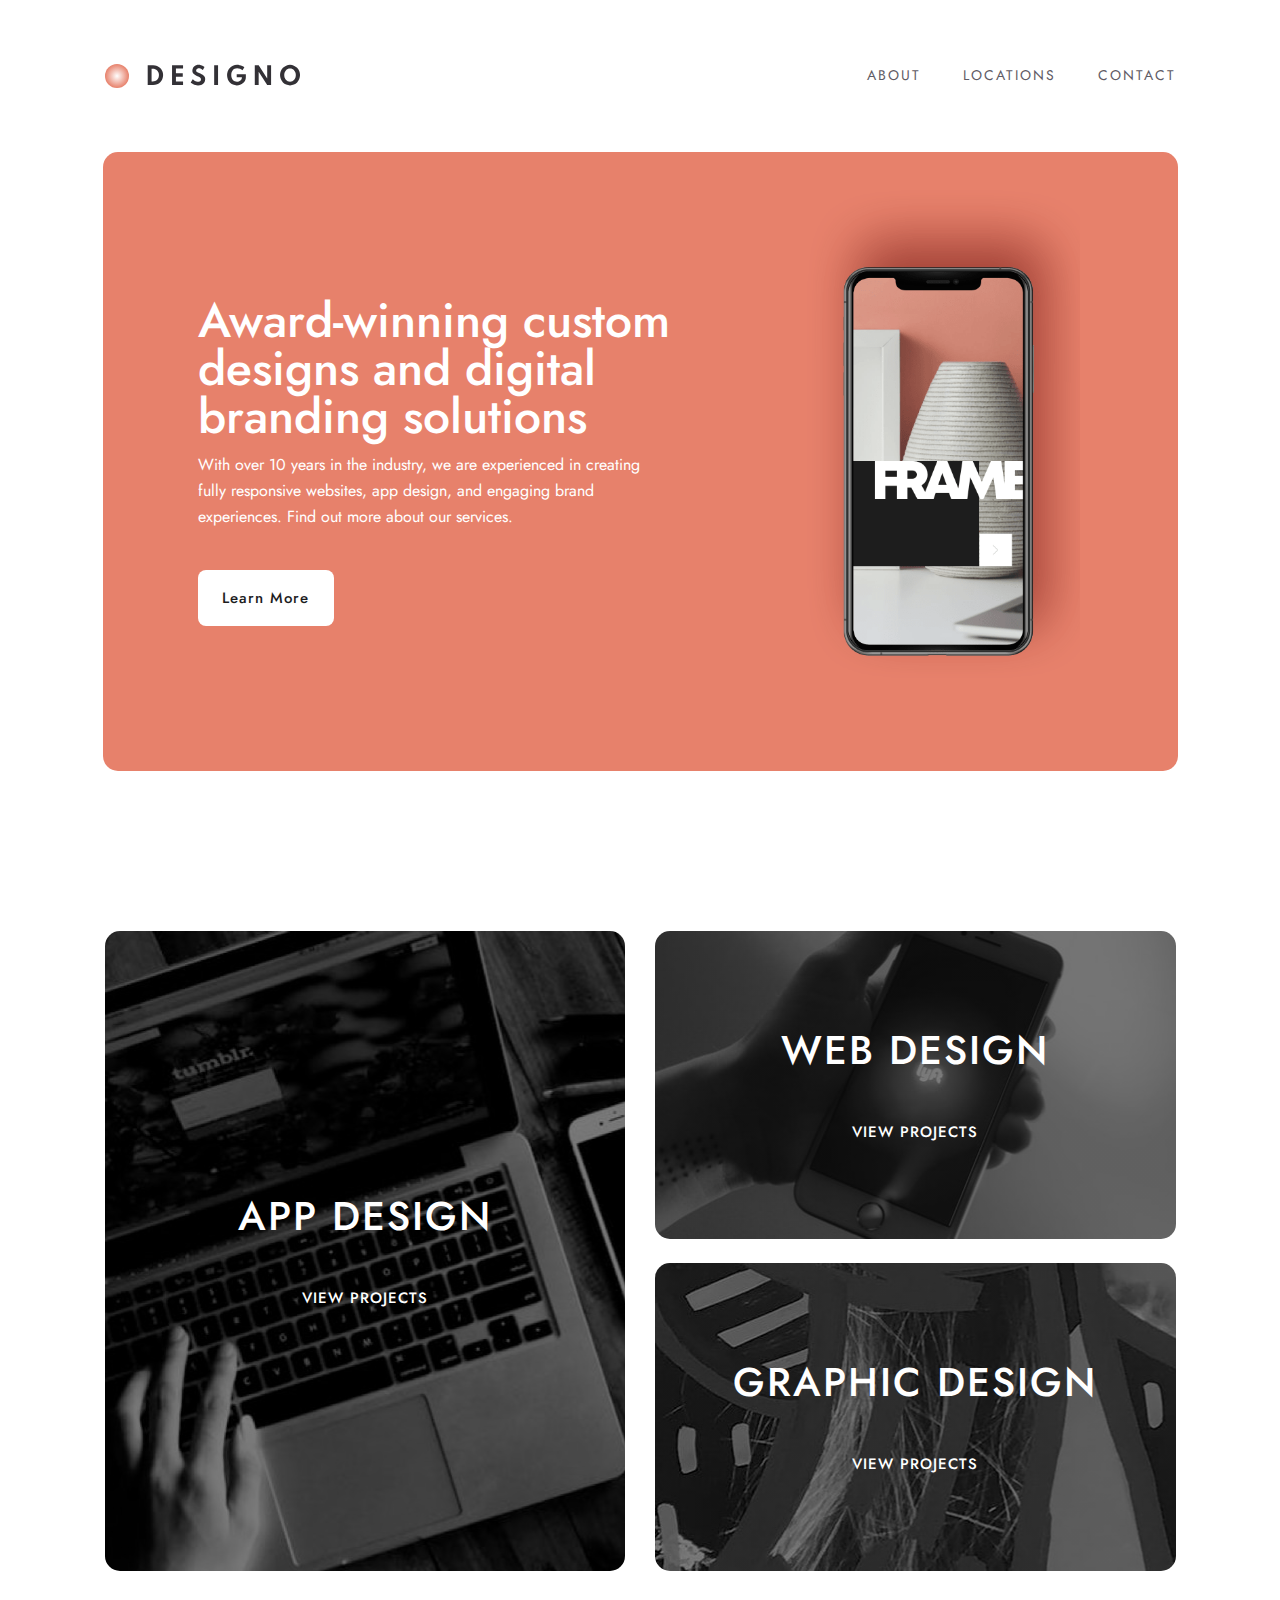
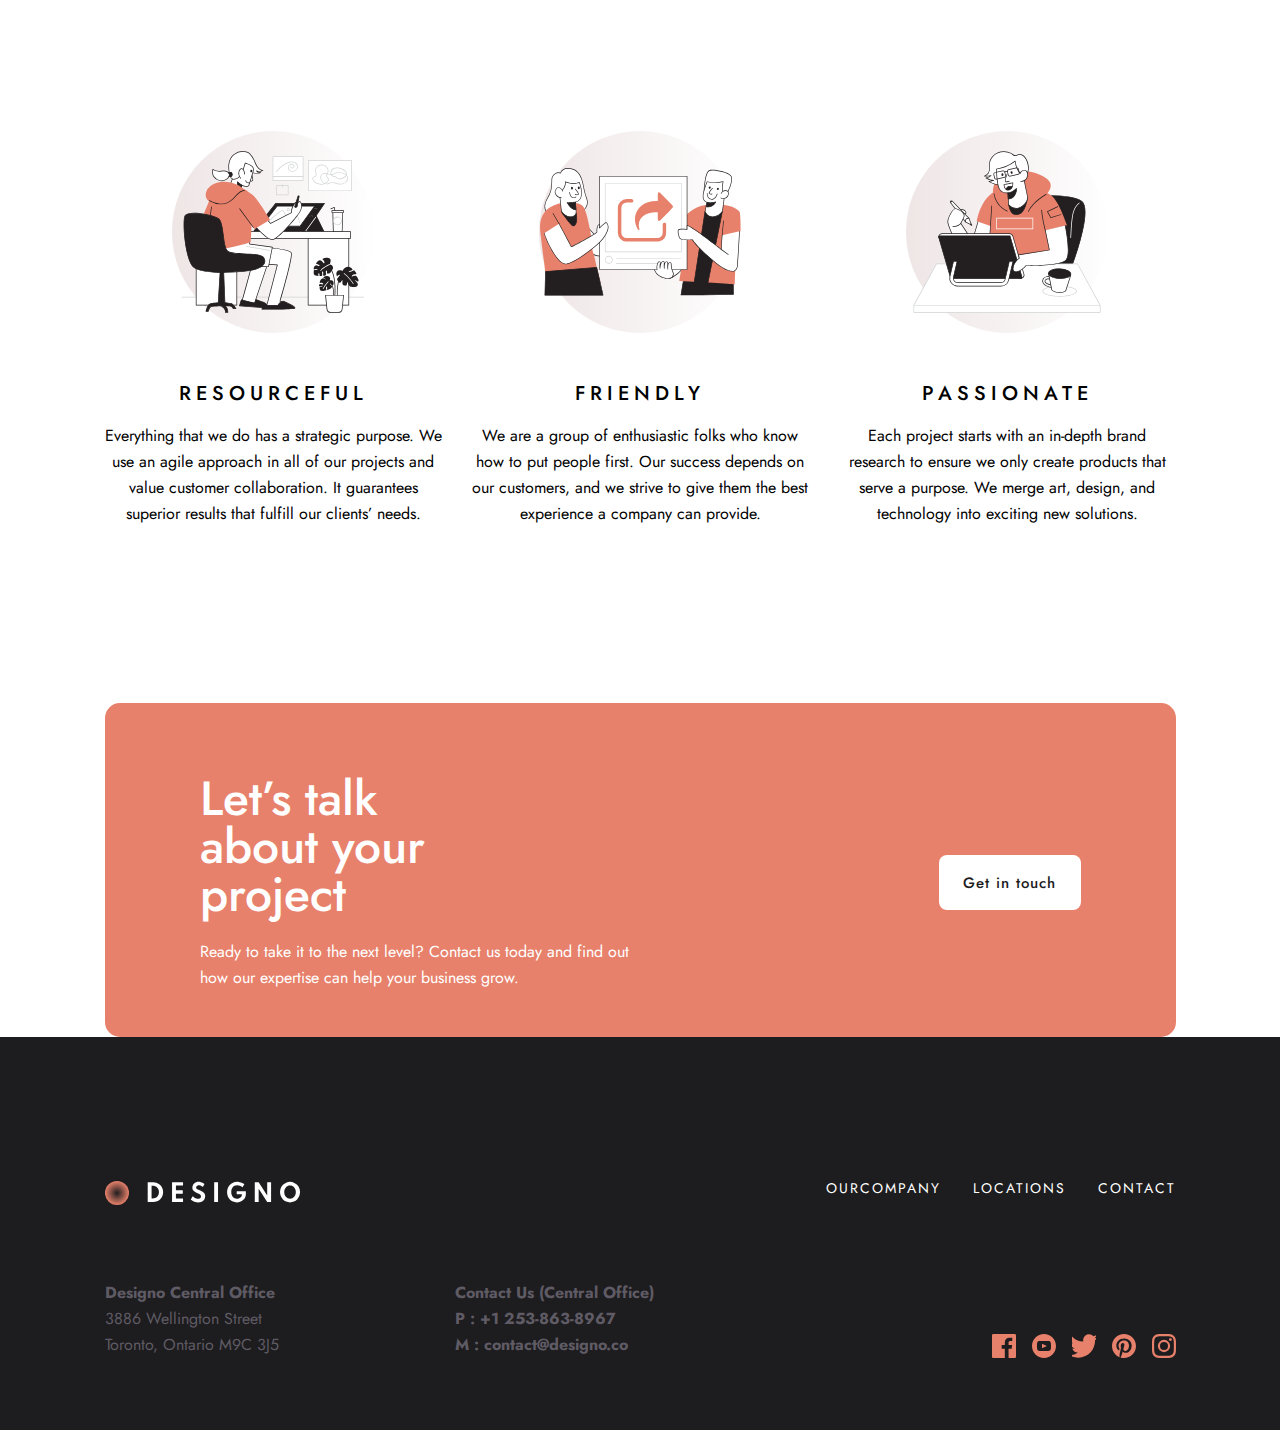
<file: index.html>
<!DOCTYPE html>
<html lang="en">
  <head>
    <meta charset="UTF-8" />
    <meta name="viewport" content="width=device-width, initial-scale=1.0" />
    <title>Designo</title>
    <link rel="stylesheet" href="./css/style.css" />
  </head>
  <body>
    <!-- HEADER START  -->
    <header class="header">
      <div class="header__container container">
        <a class="header__link" href="">
          <img
            class="header__logo"
            src="./image/home/desktop/logo.svg"
            alt="logo image"
          />
        </a>
        <nav class="sitenav">
          <ul class="sitenav__list">
            <li class="sitenav__item">
              <a class="sitenav__link" href="./pages-html/about.html">ABOUT</a>
            </li>
            <li class="sitenav__item">
              <a class="sitenav__link" href="./pages-html/location.html"
                >LOCATIONS</a
              >
            </li>
            <li class="sitenav__item">
              <a class="sitenav__link" href="#">CONTACT</a>
            </li>
          </ul>
        </nav>
      </div>
    </header>
    <!-- HEADER end  -->

    <!-- MAIN START  -->
    <main class="main">
      <!-- SECTION 1  -->
      <section class="branding">
        <div class="branding__container container">
          <div class="branding__content">
            <h1 class="branding__title">
              Award-winning custom designs and digital branding solutions
            </h1>
            <p class="branding__text">
              With over 10 years in the industry, we are experienced in creating
              fully responsive websites, app design, and engaging brand
              experiences. Find out more about our services.
            </p>
            <a class="branding__link btn" href="">Learn More</a>
          </div>
          <img
            class="branding__image"
            src="./image/home/desktop/image-hero-phone.png"
            alt=""
          />
        </div>
      </section>
      <!-- SECTION END  -->

      <section class="projects">
        <div class="projects__container container">
          <a class="projects__link" href="./pages-html/app-designo.html">
            <h2 class="projects__title">APP DESIGN</h2>
            <p class="projects__text">VIEW PROJECTS</p>
          </a>
          <a class="projects__link" href="./pages-html/web-design.html">
            <h2 class="projects__title">WEB DESIGN</h2>
            <p class="projects__text">VIEW PROJECTS</p>
          </a>
          <a class="projects__link" href="./pages-html/graphic-decc.html">
            <h2 class="projects__title">GRAPHIC DESIGN</h2>
            <p class="projects__text">VIEW PROJECTS</p>
          </a>
        </div>
      </section>

      <!-- SECTION END  -->

      <section class="research">
        <div class="research__container container">
          <ul class="research__list">
            <li class="research__item">
              <img
                class="research__image"
                src="/image/home/desktop/illustration-passionate.svg"
                alt="A creative designer working on a laptop with a coffee cup on the desk, focused on sketching ideas"
              />
              <div class="research__content">
                <h3 class="research__title">PASSIONATE</h3>
                <p class="research__text">
                  Each project starts with an in-depth brand research to ensure
                  we only create products that serve a purpose. We merge art,
                  design, and technology into exciting new solutions.
                </p>
              </div>
            </li>
            <li class="research__item">
              <img
                class="research__image"
                src="./image/home/desktop/illustration-resourceful.svg"
                alt="An artist seated at a desk, using a drawing tablet surrounded by creative tools and a small plant"
              />
              <div class="research__content">
                <h3 class="research__title">RESOURCEFUL</h3>
                <p class="research__text">
                  Everything that we do has a strategic purpose. We use an agile
                  approach in all of our projects and value customer
                  collaboration. It guarantees superior results that fulfill our
                  clients’ needs.
                </p>
              </div>
            </li>
            <li class="research__item">
              <img
                class="research__image"
                src="./image/home/desktop/illustration-friendly.svg"
                alt="Two team members presenting a design concept with enthusiasm, showcasing a collaborative environment"
              />
              <div class="research__content">
                <h3 class="research__title">FRIENDLY</h3>
                <p class="research__text">
                  We are a group of enthusiastic folks who know how to put
                  people first. Our success depends on our customers, and we
                  strive to give them the best experience a company can provide.
                </p>
              </div>
            </li>
          </ul>
        </div>
      </section>
      <!-- SECTION 1 end  -->
    </main>
    <!-- MAIN end -->

    <!-- FOOTER START  -->
    <footer class="footer">
      <div class="container">
        <div class="footer__about-container">
          <div class="about__wrapper">
            <h2 class="about__title">Let’s talk about your project</h2>
            <p class="about__text">
              Ready to take it to the next level? Contact us today and find out
              how our expertise can help your business grow.
            </p>
          </div>
          <a class="btn footer-btn" href="#">Get in touch</a>
        </div>
      </div>
      <div class="footer__nav">
        <div class="footer__designo-container container">
          <div class="footer__designo__wrapper">
            <a class="designo__link" href="#">
              <img
                class="designo__logo"
                src="./image/home/desktop/footer-logo.svg"
                alt="logo image"
              />
            </a>
            <nav class="footernav">
              <ul class="footernav__list">
                <li class="sitenav__item">
                  <a class="footernav__link" href="./pages-html/about.html"
                    >OURCOMPANY</a
                  >
                </li>
                <li class="footernav__item">
                  <a class="footernav__link" href="./pages-html/location.html"
                    >LOCATIONS</a
                  >
                </li>
                <li class="footernav__item">
                  <a class="footernav__link" href="#">CONTACT</a>
                </li>
              </ul>
            </nav>
          </div>
          <div class="offis__content">
            <h3 class="offis__content__text">
              <strong class="offis__content__strong"
                >Designo Central Office</strong
              >
              <br />
              3886 Wellington Street <br />
              Toronto, Ontario M9C 3J5
            </h3>
            <h3 class="offis__content__title">
              Contact Us (Central Office) <br />
              <span
                ><a class="offis__content__link" href="tel:+12538638967"
                  >P : +1 253-863-8967</a
                ></span
              >
              <br />

              <span
                ><a class="offis__content__link" href=""
                  >M : contact@designo.co</a
                ></span
              >
            </h3>
            <ul class="offis__content__list">
              <li class="offis__content__item">
                <a class="offis__content__item-link" href="#"
                  ><img
                    class="offis__content__image"
                    src="./image/shared/desktop/icon-facebook.svg"
                    alt=" Fasebook image"
                    width="24"
                    height="24"
                /></a>
              </li>
              <li class="offis__content__item">
                <a class="offis__content__item-link" href="#"
                  ><img
                    class="offis__content__image"
                    src="./image/shared/desktop/icon-youtube.svg"
                    alt="Yotube image"
                    width="24"
                    height="24"
                /></a>
              </li>
              <li class="offis__content__item">
                <a class="offis__content__item-link" href="#"
                  ><img
                    class="offis__content__image"
                    src="./image/shared/desktop/icon-twitter.svg"
                    alt="Twitter image"
                    width="24"
                    height="24"
                /></a>
              </li>
              <li class="offis__content__item">
                <a class="offis__content__item-link" href="#"
                  ><img
                    class="offis__content__image"
                    src="./image/shared/desktop/icon-pinterest.svg"
                    alt="Pinterest image"
                    width="24"
                    height="24"
                /></a>
              </li>
              <li class="offis__content__item">
                <a class="offis__content__item-link" href="#"
                  ><img
                    class="offis__content__image"
                    src="./image/shared/desktop/icon-instagram.svg"
                    alt="Instagram image"
                    width="24"
                    height="24"
                /></a>
              </li>
            </ul>
          </div>
        </div>
      </div>
    </footer>
    <!-- FOOTER END -->
  </body>
</html>
</file>
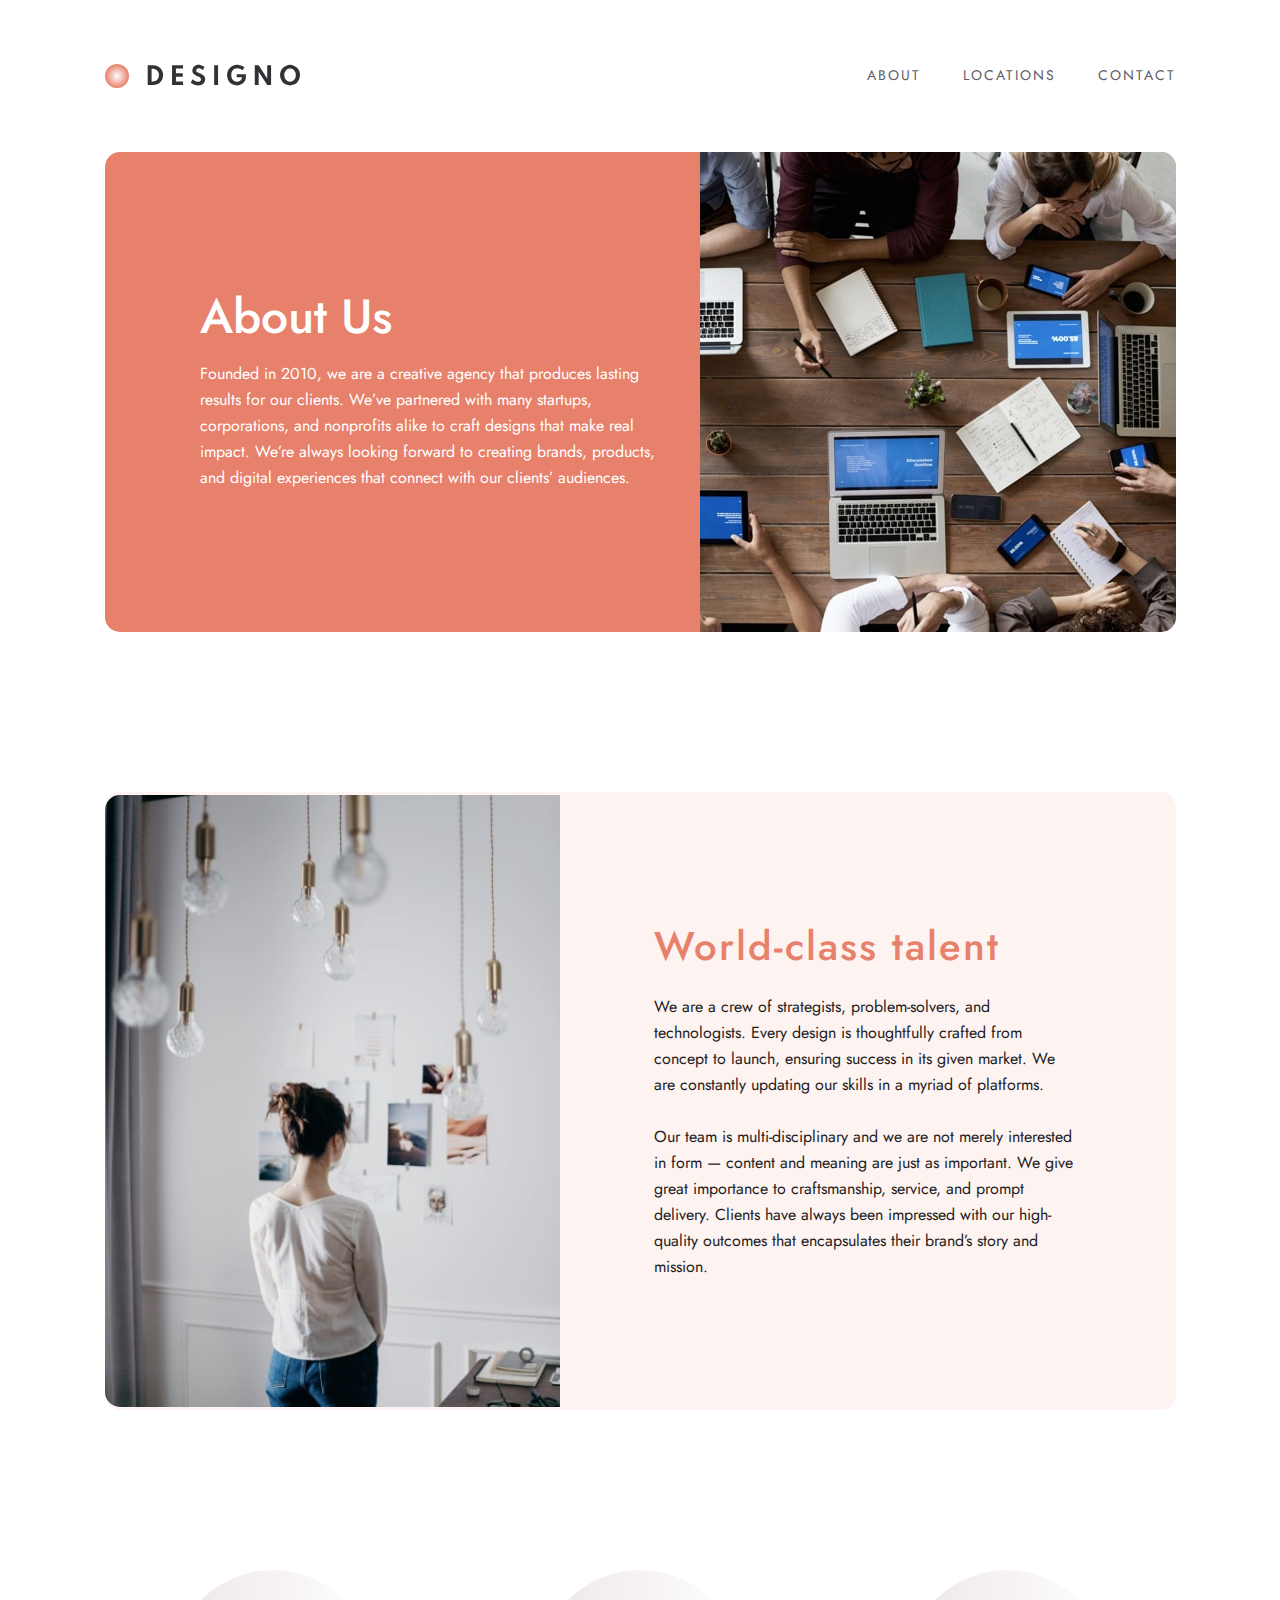
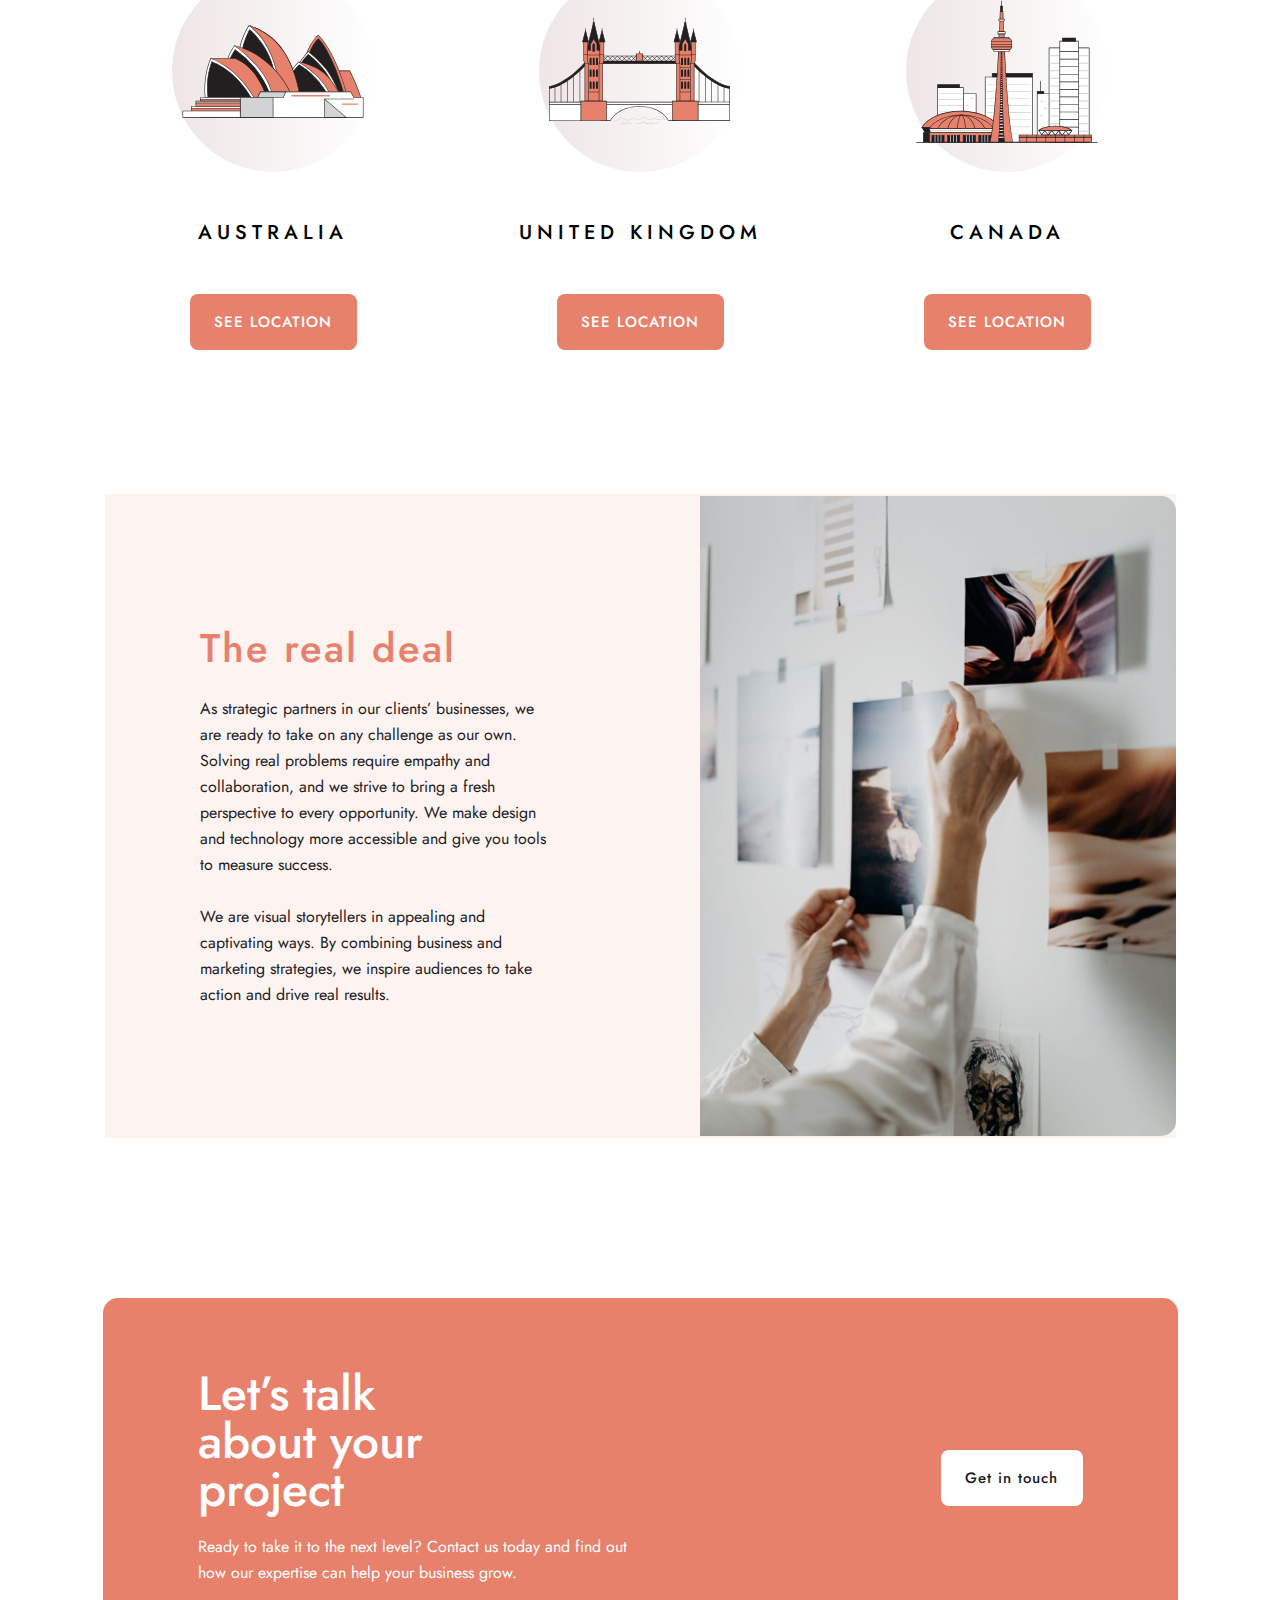
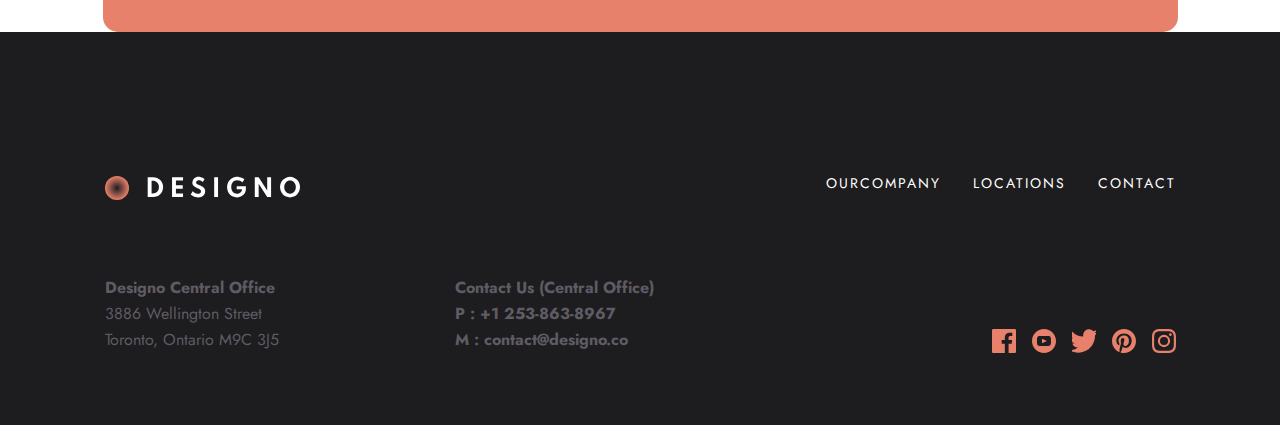
<file: pages-html/about.html>
<!DOCTYPE html>
<html lang="en">
  <head>
    <meta charset="UTF-8" />
    <meta name="viewport" content="width=device-width, initial-scale=1.0" />
    <title>ABOUT</title>
    <link rel="stylesheet" href="../css/style.css" />
  </head>
  <body>
    <!-- HEADER START  -->

    <header class="header">
      <div class="header__container container">
        <a class="header__link" href="../index.html">
          <img
            class="header__logo"
            src="../image/home/desktop/logo.svg"
            alt="logo image"
          />
        </a>
        <nav class="sitenav">
          <ul class="sitenav__list">
            <li class="sitenav__item">
              <a class="sitenav__link" href="./about.html">ABOUT</a>
            </li>
            <li class="sitenav__item">
              <a class="sitenav__link" href="./location.html">LOCATIONS</a>
            </li>
            <li class="sitenav__item">
              <a class="sitenav__link" href="#">CONTACT</a>
            </li>
          </ul>
        </nav>
      </div>
    </header>

    <!-- HEADER end  -->

    <!-- MAIN START  -->

    <!-- SECTION 1 START  -->

    <section class="about container">
      <div class="about__container">
        <div class="about__content">
          <h1 class="about__title">About Us</h1>
          <p class="about__text">
            Founded in 2010, we are a creative agency that produces lasting
            results for our clients. We’ve partnered with many startups,
            corporations, and nonprofits alike to craft designs that make real
            impact. We’re always looking forward to creating brands, products,
            and digital experiences that connect with our clients’ audiences.
          </p>
        </div>
        <picture>
          <source
            srcset="../image/about/mobile/image-about-hero.jpg"
            media="(max-width:400px)"
          />
          <source
            srcset="../image/about/tablet/image-about-hero.jpg"
            media="(max-width: 768px)"
          />
          <img
            class="about__image"
            src="../image/about/desktop/image-about-hero.jpg"
            alt="People read books"
          />
        </picture>
      </div>
    </section>

    <!-- SECTION 1 END  -->

    <!-- SECTION 2 START  -->

    <section class="world container">
      <div class="world__container">
        <picture>
          <source
            srcset="../image/about/mobile/image-world-class-talent.jpg"
            media="(max-width:400px)"
          />
          <source
            srcset="../image/about/tablet/image-world-class-talent.jpg"
            media="(max-width: 768px)"
          />
          <img
            class="world__image"
            src="../image/about/desktop/image-world-class-talent.jpg"
            alt="People read books"
          />
        </picture>
        <div class="world__contenr">
          <h2 class="world__title">World-class talent</h2>
          <p class="world__text">
            We are a crew of strategists, problem-solvers, and technologists.
            Every design is thoughtfully crafted from concept to launch,
            ensuring success in its given market. We are constantly updating our
            skills in a myriad of platforms.
            <br />
            <br />
            Our team is multi-disciplinary and we are not merely interested in
            form — content and meaning are just as important. We give great
            importance to craftsmanship, service, and prompt delivery. Clients
            have always been impressed with our high-quality outcomes that
            encapsulates their brand’s story and mission.
          </p>
        </div>
      </div>
    </section>

    <!-- SECTION 2 END  -->

    <!-- SECTION 3 START  -->

    <section class="state">
      <div class="state__container container">
        <ul class="state__list">
          <li class="state__item">
            <img
              class="state__image"
              src="../image/shared/desktop/illustration-canada.svg"
              alt="CANADA image"
            />
            <div class="state__content">
              <h3 class="state__title">CANADA</h3>
              <a class="satate__link" href="#">SEE LOCATION</a>
            </div>
          </li>
          <li class="state__item">
            <img
              class="state__image"
              src="../image/shared/desktop/illustration-australia.svg"
              alt="AUSTRALIA image"
            />
            <div class="state__content">
              <h3 class="state__title">AUSTRALIA</h3>
              <a class="satate__link" href="#">SEE LOCATION</a>
            </div>
          </li>
          <li class="state__item">
            <img
              class="state__image"
              src="../image/shared/desktop/illustration-united-kingdom.svg"
              alt="UNITED KINGDOM image"
            />
            <div class="state__content">
              <h3 class="state__title">UNITED KINGDOM</h3>
              <a class="satate__link" href="#">SEE LOCATION</a>
            </div>
          </li>
        </ul>
      </div>
    </section>

    <!-- SECTION 3 END  -->
    <!-- SECTION 4 START -->

    <section class="technology container">
      <div class="technology__container">
        <div class="technology__content">
          <h2 class="technology__title">The real deal</h2>
          <p class="technology__text">
            As strategic partners in our clients’ businesses, we are ready to
            take on any challenge as our own. Solving real problems require
            empathy and collaboration, and we strive to bring a fresh
            perspective to every opportunity. We make design and technology more
            accessible and give you tools to measure success.
            <br />
            <br />
            We are visual storytellers in appealing and captivating ways. By
            combining business and marketing strategies, we inspire audiences to
            take action and drive real results.
          </p>
        </div>
        <picture>
          <source
            srcset="../image/about/desktop/image-real-deal.jpg"
            media="(max-width:400px)"
          />
          <source
            srcset="../image/about/tablet/image-real-deal.jpg"
            media="(max-width: 768px)"
          />
          <img
            class="technology__image"
            src="../image/about/desktop/image-real-deal.jpg"
            alt="People read books"
          />
        </picture>
      </div>
    </section>

    <!-- SECTION 4 END  -->

    <!-- MAIN END -->

    <!-- FOOTER START  -->

    <footer class="footer">
      <div class="footer__about-container container">
        <div class="about__wrapper">
          <h2 class="about__title">Let’s talk about your project</h2>
          <p class="about__text">
            Ready to take it to the next level? Contact us today and find out
            how our expertise can help your business grow.
          </p>
        </div>
        <a class="btn footer-btn" href="#">Get in touch</a>
      </div>
      <div class="footer__nav">
        <div class="footer__designo-container container">
          <div class="footer__designo__wrapper">
            <a class="designo__link" href="../pages-html/web-design.html">
              <img
                class="designo__logo"
                src="../image/home/desktop/footer-logo.svg"
                alt="logo image"
              />
            </a>
            <nav class="footernav">
              <ul class="footernav__list">
                <li class="sitenav__item">
                  <a class="footernav__link" href="./about.html">OURCOMPANY</a>
                </li>
                <li class="footernav__item">
                  <a class="footernav__link" href="./location.html"
                    >LOCATIONS</a
                  >
                </li>
                <li class="footernav__item">
                  <a class="footernav__link" href="#">CONTACT</a>
                </li>
              </ul>
            </nav>
          </div>
          <div class="offis__content">
            <h3 class="offis__content__text">
              <strong class="offis__content__strong"
                >Designo Central Office</strong
              >
              <br />
              3886 Wellington Street <br />
              Toronto, Ontario M9C 3J5
            </h3>
            <h3 class="offis__content__title">
              Contact Us (Central Office) <br />
              <span
                ><a class="offis__content__link" href="tel:+12538638967"
                  >P : +1 253-863-8967</a
                ></span
              >
              <br />

              <span
                ><a class="offis__content__link" href=""
                  >M : contact@designo.co</a
                ></span
              >
            </h3>
            <ul class="offis__content__list">
              <li class="offis__content__item">
                <a class="offis__content__item-link" href="#"
                  ><img
                    class="offis__content__image"
                    src="../image/shared/desktop/icon-facebook.svg"
                    alt=" Fasebook image"
                    width="24"
                    height="24"
                /></a>
              </li>
              <li class="offis__content__item">
                <a class="offis__content__item-link" href="#"
                  ><img
                    class="offis__content__image"
                    src="../image/shared/desktop/icon-youtube.svg"
                    alt="Yotube image"
                    width="24"
                    height="24"
                /></a>
              </li>
              <li class="offis__content__item">
                <a class="offis__content__item-link" href="#"
                  ><img
                    class="offis__content__image"
                    src="../image/shared/desktop/icon-twitter.svg"
                    alt="Twitter image"
                    width="24"
                    height="24"
                /></a>
              </li>
              <li class="offis__content__item">
                <a class="offis__content__item-link" href="#"
                  ><img
                    class="offis__content__image"
                    src="../image/shared/desktop/icon-pinterest.svg"
                    alt="Pinterest image"
                    width="24"
                    height="24"
                /></a>
              </li>
              <li class="offis__content__item">
                <a class="offis__content__item-link" href="#"
                  ><img
                    class="offis__content__image"
                    src="../image/shared/desktop/icon-instagram.svg"
                    alt="Instagram image"
                    width="24"
                    height="24"
                /></a>
              </li>
            </ul>
          </div>
        </div>
      </div>
    </footer>
    <!-- FOOTER  -->
  </body>
</html>
</file>
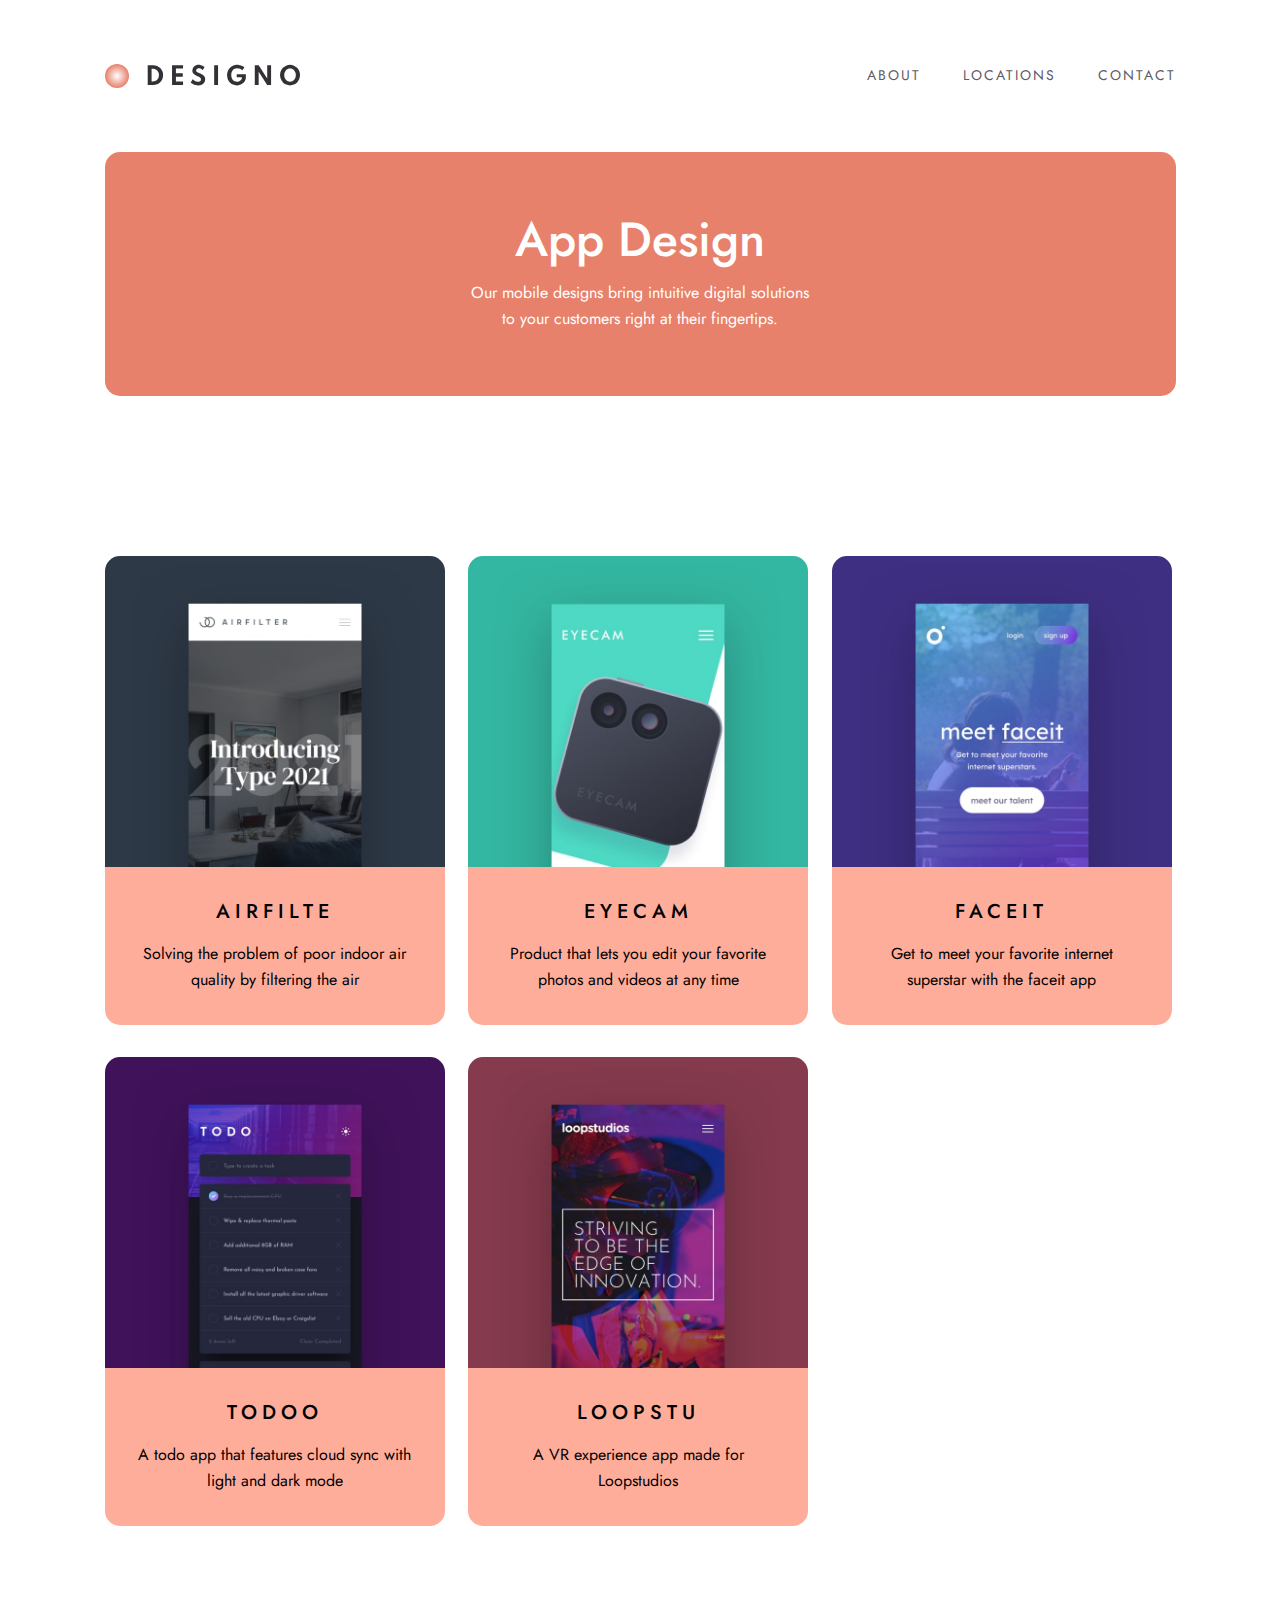
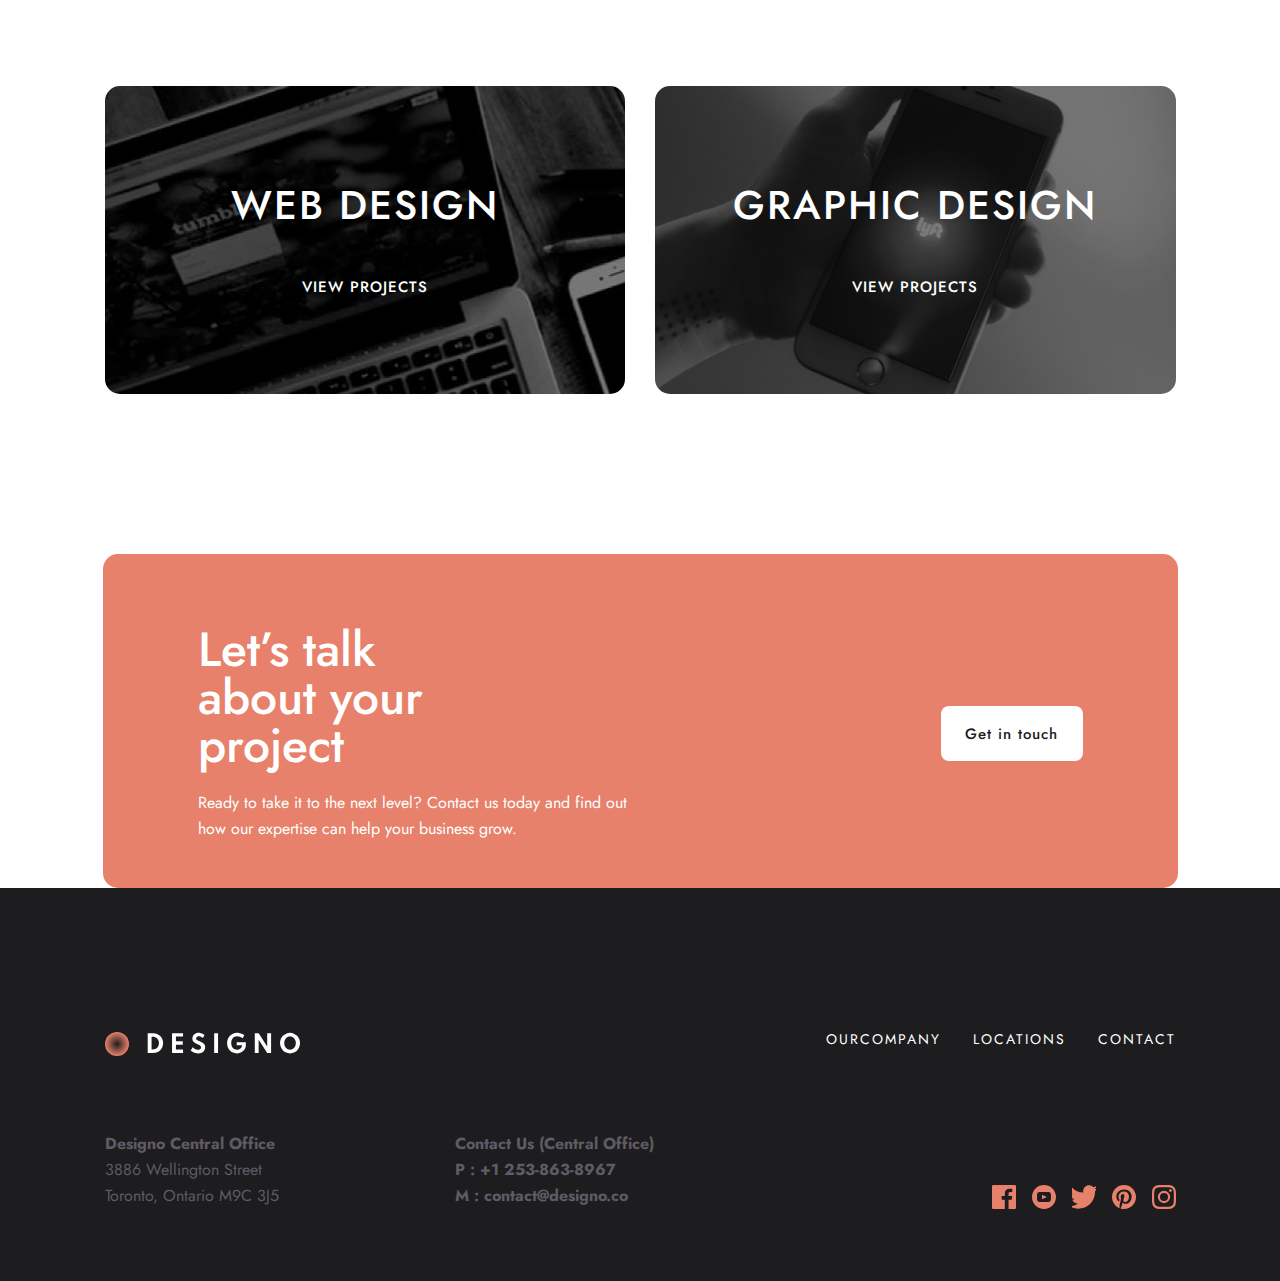
<file: pages-html/app-designo.html>
<!DOCTYPE html>
<html lang="en">
  <head>
    <meta charset="UTF-8" />
    <meta name="viewport" content="width=device-width, initial-scale=1.0" />
    <title>App Designo</title>
    <link rel="stylesheet" href="../css/style.css" />
  </head>
  <body>
    <!-- HEADER START  -->
    <header class="header">
      <div class="header__container container">
        <a class="header__link" href="../index.html">
          <img
            class="header__logo"
            src="../image/home/desktop/logo.svg"
            alt="logo image"
          />
        </a>
        <nav class="sitenav">
          <ul class="sitenav__list">
            <li class="sitenav__item">
              <a class="sitenav__link" href="./about.html">ABOUT</a>
            </li>
            <li class="sitenav__item">
              <a class="sitenav__link" href="./location.html">LOCATIONS</a>
            </li>
            <li class="sitenav__item">
              <a class="sitenav__link" href="#">CONTACT</a>
            </li>
          </ul>
        </nav>
      </div>
    </header>
    <!-- HEADER end  -->
    <!-- MAIN START  -->

    <!-- SECTION 1 START  -->
    <section class="appdesigno container">
      <div class="appdesigno__container">
        <h2 class="appdesigno__title">App Design</h2>
        <p class="appdesigno__text">
          Our mobile designs bring intuitive digital solutions <br />
          to your customers right at their fingertips.
        </p>
      </div>
    </section>

    <!-- SECTION 1 END  -->

    <!-- SECTION 2 START  -->

    <section class="eyecam container">
      <div class="eyecam__wrapper">
        <img
          class="eyecam__image"
          src="../image/app-design/desktop/image-airfilter.jpg"
          alt="AIRFILTER image"
        />
        <div class="eyecam__content">
          <h3 class="eyecam__title">AIRFILTE</h3>
          <p class="eyecam__text">
            Solving the problem of poor indoor air quality by filtering the air
          </p>
        </div>
      </div>
      <div class="eyecam__wrapper">
        <img
          class="eyecam__image"
          src="../image/app-design/desktop/image-eyecam.jpg"
          alt="EYECAM image"
        />
        <div class="eyecam__content">
          <h3 class="eyecam__title">EYECAM</h3>
          <p class="eyecam__text">
            Product that lets you edit your favorite photos and videos at any
            time
          </p>
        </div>
      </div>
      <div class="eyecam__wrapper">
        <img
          class="eyecam__image"
          src="../image/app-design/desktop/image-faceit.jpg"
          alt="FACEIT image"
        />
        <div class="eyecam__content">
          <h3 class="eyecam__title">FACEIT</h3>
          <p class="eyecam__text">
            Get to meet your favorite internet superstar with the faceit app
          </p>
        </div>
      </div>
      <div class="eyecam__wrapper">
        <img
          class="eyecam__image"
          src="../image/app-design/desktop/image-todo.jpg"
          alt="TODO image"
        />
        <div class="eyecam__content">
          <h3 class="eyecam__title">TODOO</h3>
          <p class="eyecam__text">
            A todo app that features cloud sync with light and dark mode
          </p>
        </div>
      </div>
      <div class="eyecam__wrapper">
        <img
          class="eyecam__image"
          src="../image/app-design/desktop/image-loopstudios.jpg"
          alt="LOOPSTUDIOS image"
        />
        <div class="eyecam__content">
          <h3 class="eyecam__title">LOOPSTU</h3>
          <p class="eyecam__text">A VR experience app made for Loopstudios</p>
        </div>
      </div>
    </section>
    <!-- SECTION 2 END  -->
    <!-- SECTION 3 START  -->
    <section class="projects">
      <div class="project__container container">
        <a class="projects__link" href="./web-design.html">
          <h2 class="projects__title">WEB DESIGN</h2>
          <p class="projects__text">VIEW PROJECTS</p>
        </a>

        <a class="projects__link" href="./graphic-decc.html">
          <h2 class="projects__title">GRAPHIC DESIGN</h2>
          <p class="projects__text">VIEW PROJECTS</p>
        </a>
      </div>
    </section>
    <!-- SECTION 3 END   -->

    <!-- MAIN end -->

    <!-- FOOTER START  -->

    <footer class="footer">
      <div class="footer__about-container container">
        <div class="about__wrapper">
          <h2 class="about__title">Let’s talk about your project</h2>
          <p class="about__text">
            Ready to take it to the next level? Contact us today and find out
            how our expertise can help your business grow.
          </p>
        </div>
        <a class="btn footer-btn" href="#">Get in touch</a>
      </div>
      <div class="footer__nav">
        <div class="footer__designo-container container">
          <div class="footer__designo__wrapper">
            <a class="designo__link" href="../pages-html/web-design.html">
              <img
                class="designo__logo"
                src="../image/home/desktop/footer-logo.svg"
                alt="logo image"
              />
            </a>
            <nav class="footernav">
              <ul class="footernav__list">
                <li class="sitenav__item">
                  <a class="footernav__link" href="./about.html">OURCOMPANY</a>
                </li>
                <li class="footernav__item">
                  <a class="footernav__link" href="./location.html"
                    >LOCATIONS</a
                  >
                </li>
                <li class="footernav__item">
                  <a class="footernav__link" href="#">CONTACT</a>
                </li>
              </ul>
            </nav>
          </div>
          <div class="offis__content">
            <h3 class="offis__content__text">
              <strong class="offis__content__strong"
                >Designo Central Office</strong
              >
              <br />
              3886 Wellington Street <br />
              Toronto, Ontario M9C 3J5
            </h3>
            <h3 class="offis__content__title">
              Contact Us (Central Office) <br />
              <span
                ><a class="offis__content__link" href="tel:+12538638967"
                  >P : +1 253-863-8967</a
                ></span
              >
              <br />

              <span
                ><a class="offis__content__link" href=""
                  >M : contact@designo.co</a
                ></span
              >
            </h3>
            <ul class="offis__content__list">
              <li class="offis__content__item">
                <a class="offis__content__item-link" href="#"
                  ><img
                    class="offis__content__image"
                    src="../image/shared/desktop/icon-facebook.svg"
                    alt=" Fasebook image"
                    width="24"
                    height="24"
                /></a>
              </li>
              <li class="offis__content__item">
                <a class="offis__content__item-link" href="#"
                  ><img
                    class="offis__content__image"
                    src="../image/shared/desktop/icon-youtube.svg"
                    alt="Yotube image"
                    width="24"
                    height="24"
                /></a>
              </li>
              <li class="offis__content__item">
                <a class="offis__content__item-link" href="#"
                  ><img
                    class="offis__content__image"
                    src="../image/shared/desktop/icon-twitter.svg"
                    alt="Twitter image"
                    width="24"
                    height="24"
                /></a>
              </li>
              <li class="offis__content__item">
                <a class="offis__content__item-link" href="#"
                  ><img
                    class="offis__content__image"
                    src="../image/shared/desktop/icon-pinterest.svg"
                    alt="Pinterest image"
                    width="24"
                    height="24"
                /></a>
              </li>
              <li class="offis__content__item">
                <a class="offis__content__item-link" href="#"
                  ><img
                    class="offis__content__image"
                    src="../image/shared/desktop/icon-instagram.svg"
                    alt="Instagram image"
                    width="24"
                    height="24"
                /></a>
              </li>
            </ul>
          </div>
        </div>
      </div>
    </footer>
    <!-- FOOTER end -->
  </body>
</html>
</file>
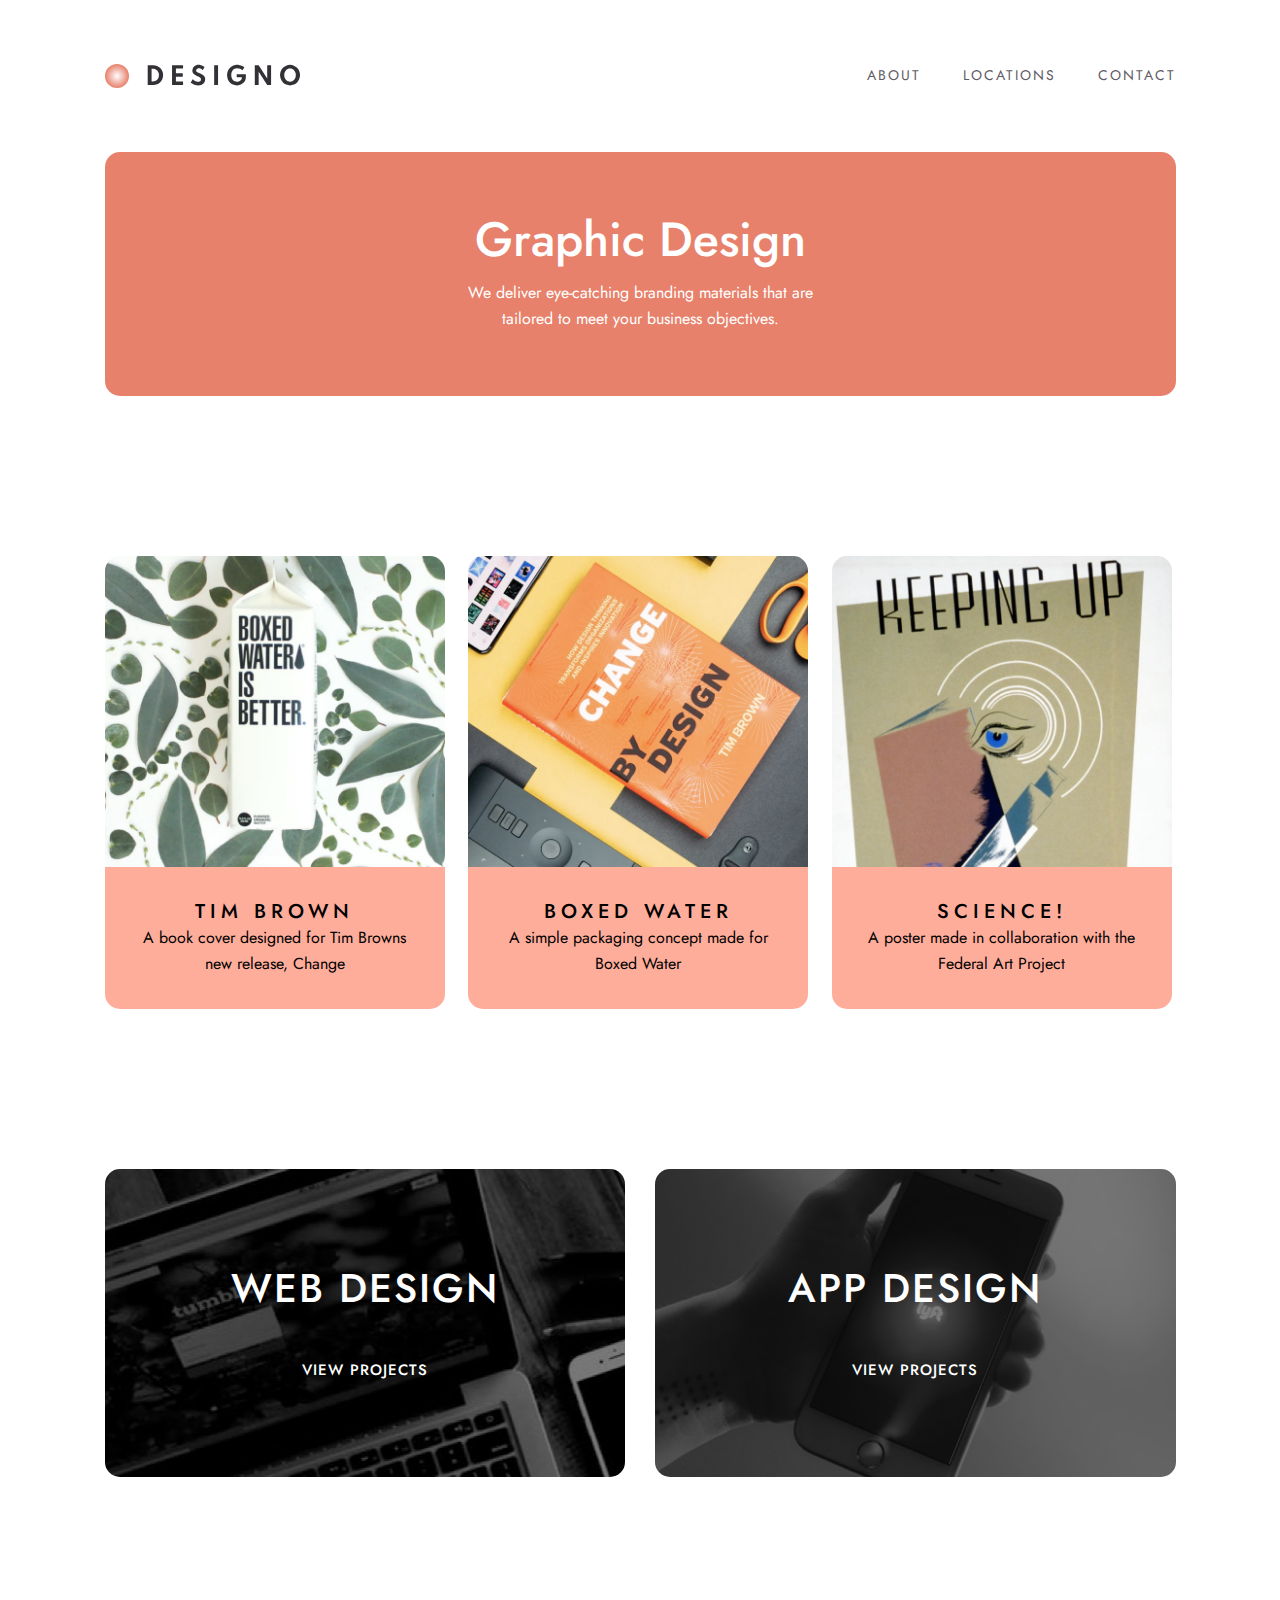
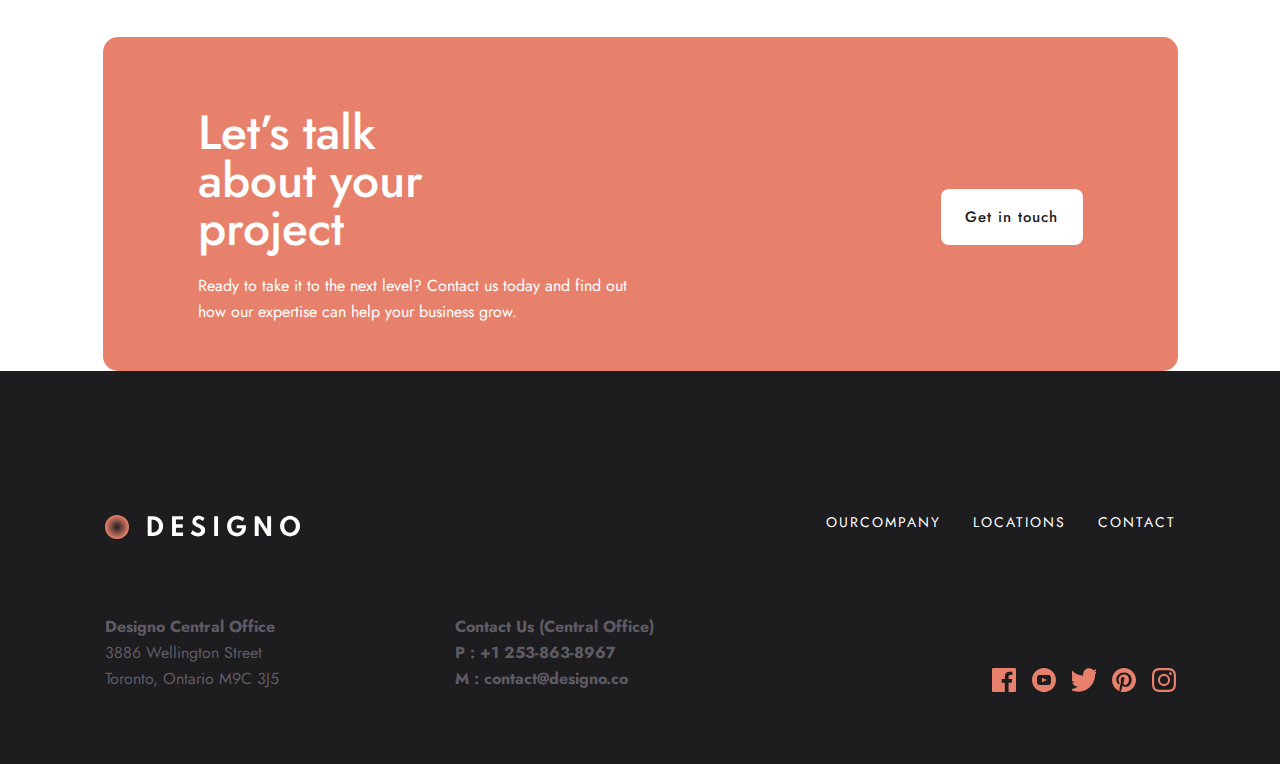
<file: pages-html/graphic-decc.html>
<!DOCTYPE html>
<html lang="en">
  <head>
    <meta charset="UTF-8" />
    <meta name="viewport" content="width=device-width, initial-scale=1.0" />
    <title>Graphic Designo</title>
    <link rel="stylesheet" href="../css/style.css" />
  </head>
  <body>
    <!-- HEADER START  -->
    <header class="header">
      <div class="header__container container">
        <a class="header__link" href="../index.html">
          <img
            class="header__logo"
            src="../image/home/desktop/logo.svg"
            alt="logo image"
          />
        </a>
        <nav class="sitenav">
          <ul class="sitenav__list">
            <li class="sitenav__item">
              <a class="sitenav__link" href="./about.html">ABOUT</a>
            </li>
            <li class="sitenav__item">
              <a class="sitenav__link" href="./location.html">LOCATIONS</a>
            </li>
            <li class="sitenav__item">
              <a class="sitenav__link" href="#">CONTACT</a>
            </li>
          </ul>
        </nav>
      </div>
    </header>
    <!-- HEADER end  -->

    <!-- MAIN START  -->

    <!-- SECTION 1 START  -->
    <section class="appdesigno container">
      <div class="appdesigno__container">
        <h2 class="appdesigno__title">Graphic Design</h2>
        <p class="appdesigno__text">
          We deliver eye-catching branding materials that are <br />
          tailored to meet your business objectives.
        </p>
      </div>
    </section>

    <!-- SECTION 1 END  -->

    <!-- SECTION 2 START -->

    <section class="boxed container">
      <div class="boxed__wrapper">
        <img
          class="boxed__image"
          src="../image/graphic-design/desktop/image-boxed-water.jpg"
          alt="TIM BROWN image"
        />
        <div class="boxed__content">
          <h3 class="boxed__title">TIM BROWN</h3>
          <p class="boxed__text">
            A book cover designed for Tim Browns new release, Change
          </p>
        </div>
      </div>
      <div class="boxed__wrapper">
        <img
          class="boxed__image"
          src="../image/graphic-design/desktop/image-change.jpg"
          alt="BOXED WATER image"
        />
        <div class="boxed__content">
          <h3 class="boxed__title">BOXED WATER</h3>
          <p class="boxed__text">
            A simple packaging concept made for Boxed Water
          </p>
        </div>
      </div>
      <div class="boxed__wrapper">
        <img
          class="boxed__image"
          src="../image/graphic-design/desktop/image-science.jpg"
          alt="SCIENCE image"
        />
        <div class="boxed__content">
          <h3 class="boxed__title">SCIENCE!</h3>
          <p class="boxed__text">
            A poster made in collaboration with the Federal Art Project
          </p>
        </div>
      </div>
    </section>

    <!-- SECTION 2 END  -->

    <!-- SECTION 3 START  -->

    <section class="projects">
      <div class="project__container container">
        <a class="projects__link" href="./web-design.html">
          <h2 class="projects__title">WEB DESIGN</h2>
          <p class="projects__text">VIEW PROJECTS</p>
        </a>

        <a class="projects__link" href="./app-designo.html">
          <h2 class="projects__title">APP DESIGN</h2>
          <p class="projects__text">VIEW PROJECTS</p>
        </a>
      </div>
    </section>

    <!-- SECTION 3 END  -->

    <!-- FOOTER START  -->

    <footer class="footer">
      <div class="footer__about-container container">
        <div class="about__wrapper">
          <h2 class="about__title">Let’s talk about your project</h2>
          <p class="about__text">
            Ready to take it to the next level? Contact us today and find out
            how our expertise can help your business grow.
          </p>
        </div>
        <a class="btn footer-btn" href="#">Get in touch</a>
      </div>
      <div class="footer__nav">
        <div class="footer__designo-container container">
          <div class="footer__designo__wrapper">
            <a class="designo__link" href="../pages-html/web-design.html">
              <img
                class="designo__logo"
                src="../image/home/desktop/footer-logo.svg"
                alt="logo image"
              />
            </a>
            <nav class="footernav">
              <ul class="footernav__list">
                <li class="sitenav__item">
                  <a class="footernav__link" href="./about.html">OURCOMPANY</a>
                </li>
                <li class="footernav__item">
                  <a class="footernav__link" href="./location.html"
                    >LOCATIONS</a
                  >
                </li>
                <li class="footernav__item">
                  <a class="footernav__link" href="#">CONTACT</a>
                </li>
              </ul>
            </nav>
          </div>
          <div class="offis__content">
            <h3 class="offis__content__text">
              <strong class="offis__content__strong"
                >Designo Central Office</strong
              >
              <br />
              3886 Wellington Street <br />
              Toronto, Ontario M9C 3J5
            </h3>
            <h3 class="offis__content__title">
              Contact Us (Central Office) <br />
              <span
                ><a class="offis__content__link" href="tel:+12538638967"
                  >P : +1 253-863-8967</a
                ></span
              >
              <br />

              <span
                ><a class="offis__content__link" href=""
                  >M : contact@designo.co</a
                ></span
              >
            </h3>
            <ul class="offis__content__list">
              <li class="offis__content__item">
                <a class="offis__content__item-link" href="#"
                  ><img
                    class="offis__content__image"
                    src="../image/shared/desktop/icon-facebook.svg"
                    alt=" Fasebook image"
                    width="24"
                    height="24"
                /></a>
              </li>
              <li class="offis__content__item">
                <a class="offis__content__item-link" href="#"
                  ><img
                    class="offis__content__image"
                    src="../image/shared/desktop/icon-youtube.svg"
                    alt="Yotube image"
                    width="24"
                    height="24"
                /></a>
              </li>
              <li class="offis__content__item">
                <a class="offis__content__item-link" href="#"
                  ><img
                    class="offis__content__image"
                    src="../image/shared/desktop/icon-twitter.svg"
                    alt="Twitter image"
                    width="24"
                    height="24"
                /></a>
              </li>
              <li class="offis__content__item">
                <a class="offis__content__item-link" href="#"
                  ><img
                    class="offis__content__image"
                    src="../image/shared/desktop/icon-pinterest.svg"
                    alt="Pinterest image"
                    width="24"
                    height="24"
                /></a>
              </li>
              <li class="offis__content__item">
                <a class="offis__content__item-link" href="#"
                  ><img
                    class="offis__content__image"
                    src="../image/shared/desktop/icon-instagram.svg"
                    alt="Instagram image"
                    width="24"
                    height="24"
                /></a>
              </li>
            </ul>
          </div>
        </div>
      </div>
    </footer>
    <!-- FOOTER  -->
  </body>
</html>
</file>
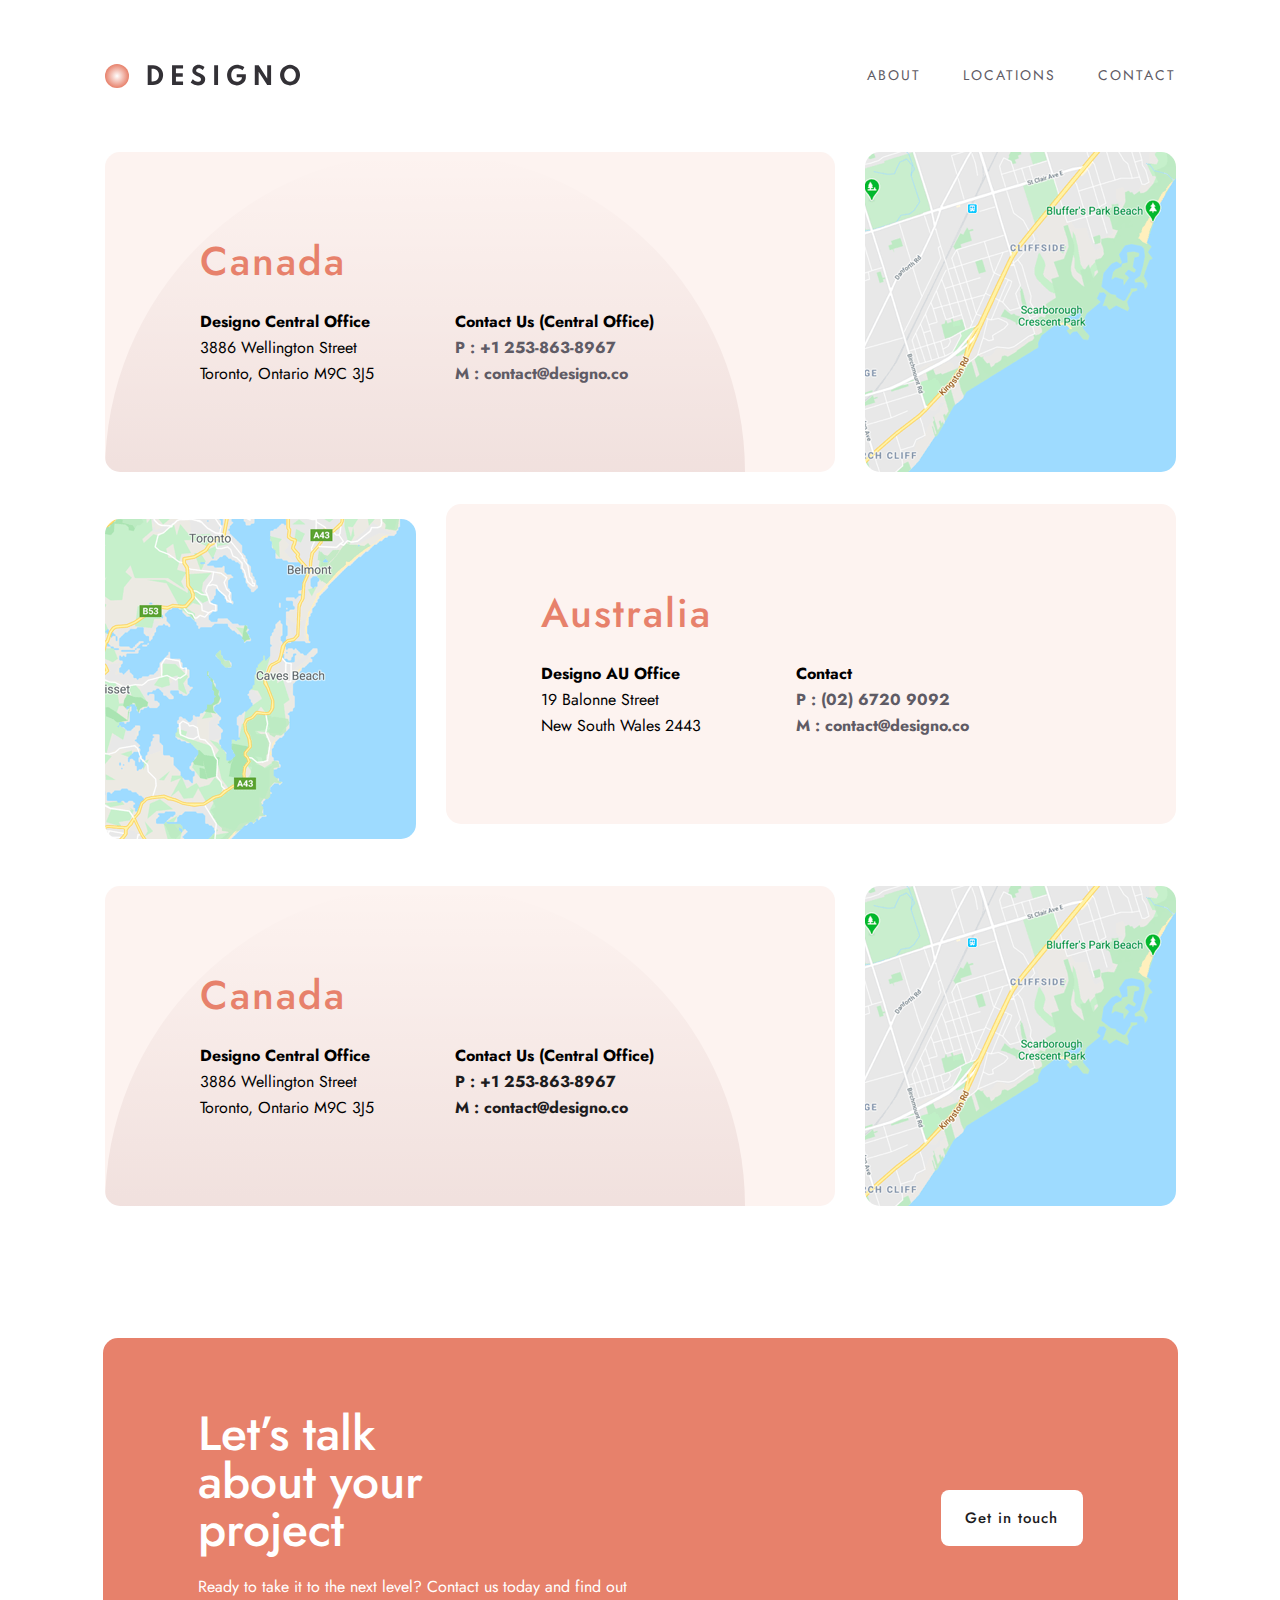
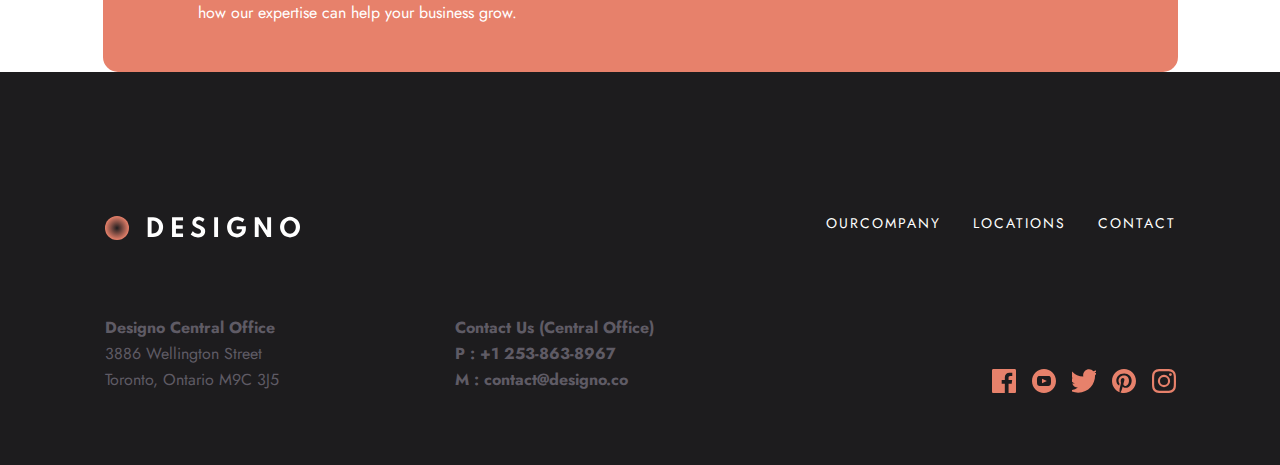
<file: pages-html/location.html>
<!DOCTYPE html>
<html lang="en">
  <head>
    <meta charset="UTF-8" />
    <meta name="viewport" content="width=device-width, initial-scale=1.0" />
    <title>LOCATIONS</title>
    <link rel="stylesheet" href="../css/style.css" />
  </head>
  <body>
    <!-- HEADER START  -->
    <header class="header">
      <div class="header__container container">
        <a class="header__link" href="../index.html">
          <img
            class="header__logo"
            src="../image/home/desktop/logo.svg"
            alt="logo image"
          />
        </a>
        <nav class="sitenav">
          <ul class="sitenav__list">
            <li class="sitenav__item">
              <a class="sitenav__link" href="./about.html">ABOUT</a>
            </li>
            <li class="sitenav__item">
              <a class="sitenav__link" href="./location.html">LOCATIONS</a>
            </li>
            <li class="sitenav__item">
              <a class="sitenav__link" href="#">CONTACT</a>
            </li>
          </ul>
        </nav>
      </div>
    </header>
    <!-- HEADER end  -->

    <!-- MAIN START  -->

    <!-- SECTION 1 START  -->
    <section class="canada">
      <div class="canada__container container">
        <div class="canada__box">
          <h1 class="canada__title">Canada</h1>
          <div class="canada__content">
            <h3 class="canada__text">
              <strong>Designo Central Office</strong>
              <br />
              3886 Wellington Street <br />
              Toronto, Ontario M9C 3J5
            </h3>
            <h3 class="canada__content__title">
              Contact Us (Central Office) <br />
              <span
                ><a class="offis__content__link" href="tel:+12538638967"
                  >P : +1 253-863-8967</a
                ></span
              >
              <br />

              <span
                ><a class="offis__content__link" href=""
                  >M : contact@designo.co</a
                ></span
              >
            </h3>
          </div>
        </div>
        <picture>
          <source
            srcset="../image/locations/desktop/image-map-canada.png"
            media="(max-width:400px)"
          />
          <source
            srcset="../image/locations/tablet/image-map-canada.png"
            media="(max-width: 768px)"
          />
          <img
            class="canada__image"
            src="../image/locations/desktop/image-map-canada.png"
            alt="People read books"
          />
        </picture>
      </div>
    </section>
    <!-- SECTION 1 END  -->

    <!-- SECTION 2 SECTIN  -->
    <section class="australia">
      <div class="australia__container container">
        <picture>
          <source
            srcset="../image/locations/desktop/image-map-australia.png"
            media="(max-width:400px)"
          />
          <source
            srcset="../image/locations/tablet/image-map-australia.png"
            media="(max-width: 768px)"
          />
          <img
            class="australia__image"
            src="../image/locations/desktop/image-map-australia.png"
            alt="People read books"
          />
        </picture>
        <div class="australia__box">
          <h2 class="australia__title">Australia</h2>
          <div class="australia__content">
            <h3 class="australia__text">
              <strong>Designo AU Office</strong>
              <br />
              19 Balonne Street <br />
              New South Wales 2443
            </h3>
            <h3 class="australia__content__title">
              Contact <br />
              <span
                ><a class="offis__content__link" href="tel: (02) 6720 9092"
                  >P : (02) 6720 9092</a
                ></span
              >
              <br />

              <span
                ><a class="offis__content__link" href=""
                  >M : contact@designo.co</a
                ></span
              >
            </h3>
          </div>
        </div>
      </div>
    </section>
    <!-- SECTION 2 END  -->

    <!-- SECTION 3 START  -->
    <section class="kingdom">
      <div class="kingdom__container container">
        <div class="kingdom__box">
          <h1 class="kingdom__title">Canada</h1>
          <div class="kingdom__content">
            <h3 class="kingdom__text">
              <strong>Designo Central Office</strong>
              <br />
              3886 Wellington Street <br />
              Toronto, Ontario M9C 3J5
            </h3>
            <h3 class="kingdom__content__title">
              Contact Us (Central Office) <br />
              <span
                ><a class="kingdom__content__link" href="tel:+12538638967"
                  >P : +1 253-863-8967</a
                ></span
              >
              <br />

              <span
                ><a class="kingdom__content__link" href=""
                  >M : contact@designo.co</a
                ></span
              >
            </h3>
          </div>
        </div>
        <picture>
          <source
            srcset="../image/locations/desktop/image-map-canada.png"
            media="(max-width:400px)"
          />
          <source
            srcset="../image/locations/tablet/image-map-canada.png"
            media="(max-width: 768px)"
          />
          <img
            class="kingdom__image"
            src="../image/locations/desktop/image-map-canada.png"
            alt="People read books"
          />
        </picture>
      </div>
    </section>
    <!-- SECTION 3 END  -->

    <!-- MAIN EDN  -->

    <!-- FOOTER START  -->
    <footer class="footer">
      <div class="footer__about-container container">
        <div class="about__wrapper">
          <h2 class="about__title">Let’s talk about your project</h2>
          <p class="about__text">
            Ready to take it to the next level? Contact us today and find out
            how our expertise can help your business grow.
          </p>
        </div>
        <a class="btn footer-btn" href="#">Get in touch</a>
      </div>
      <div class="footer__nav">
        <div class="footer__designo-container container">
          <div class="footer__designo__wrapper">
            <a class="designo__link" href="../pages-html/web-design.html">
              <img
                class="designo__logo"
                src="../image/home/desktop/footer-logo.svg"
                alt="logo image"
              />
            </a>
            <nav class="footernav">
              <ul class="footernav__list">
                <li class="sitenav__item">
                  <a class="footernav__link" href="./about.html">OURCOMPANY</a>
                </li>
                <li class="footernav__item">
                  <a class="footernav__link" href="./location.html"
                    >LOCATIONS</a
                  >
                </li>
                <li class="footernav__item">
                  <a class="footernav__link" href="#">CONTACT</a>
                </li>
              </ul>
            </nav>
          </div>
          <div class="offis__content">
            <h3 class="offis__content__text">
              <strong class="offis__content__strong"
                >Designo Central Office</strong
              >
              <br />
              3886 Wellington Street <br />
              Toronto, Ontario M9C 3J5
            </h3>
            <h3 class="offis__content__title">
              Contact Us (Central Office) <br />
              <span
                ><a class="offis__content__link" href="tel:+12538638967"
                  >P : +1 253-863-8967</a
                ></span
              >
              <br />

              <span
                ><a class="offis__content__link" href=""
                  >M : contact@designo.co</a
                ></span
              >
            </h3>
            <ul class="offis__content__list">
              <li class="offis__content__item">
                <a class="offis__content__item-link" href="#"
                  ><img
                    class="offis__content__image"
                    src="../image/shared/desktop/icon-facebook.svg"
                    alt=" Fasebook image"
                    width="24"
                    height="24"
                /></a>
              </li>
              <li class="offis__content__item">
                <a class="offis__content__item-link" href="#"
                  ><img
                    class="offis__content__image"
                    src="../image/shared/desktop/icon-youtube.svg"
                    alt="Yotube image"
                    width="24"
                    height="24"
                /></a>
              </li>
              <li class="offis__content__item">
                <a class="offis__content__item-link" href="#"
                  ><img
                    class="offis__content__image"
                    src="../image/shared/desktop/icon-twitter.svg"
                    alt="Twitter image"
                    width="24"
                    height="24"
                /></a>
              </li>
              <li class="offis__content__item">
                <a class="offis__content__item-link" href="#"
                  ><img
                    class="offis__content__image"
                    src="../image/shared/desktop/icon-pinterest.svg"
                    alt="Pinterest image"
                    width="24"
                    height="24"
                /></a>
              </li>
              <li class="offis__content__item">
                <a class="offis__content__item-link" href="#"
                  ><img
                    class="offis__content__image"
                    src="../image/shared/desktop/icon-instagram.svg"
                    alt="Instagram image"
                    width="24"
                    height="24"
                /></a>
              </li>
            </ul>
          </div>
        </div>
      </div>
    </footer>
    <!-- FOOTER END  -->
  </body>
</html>
</file>
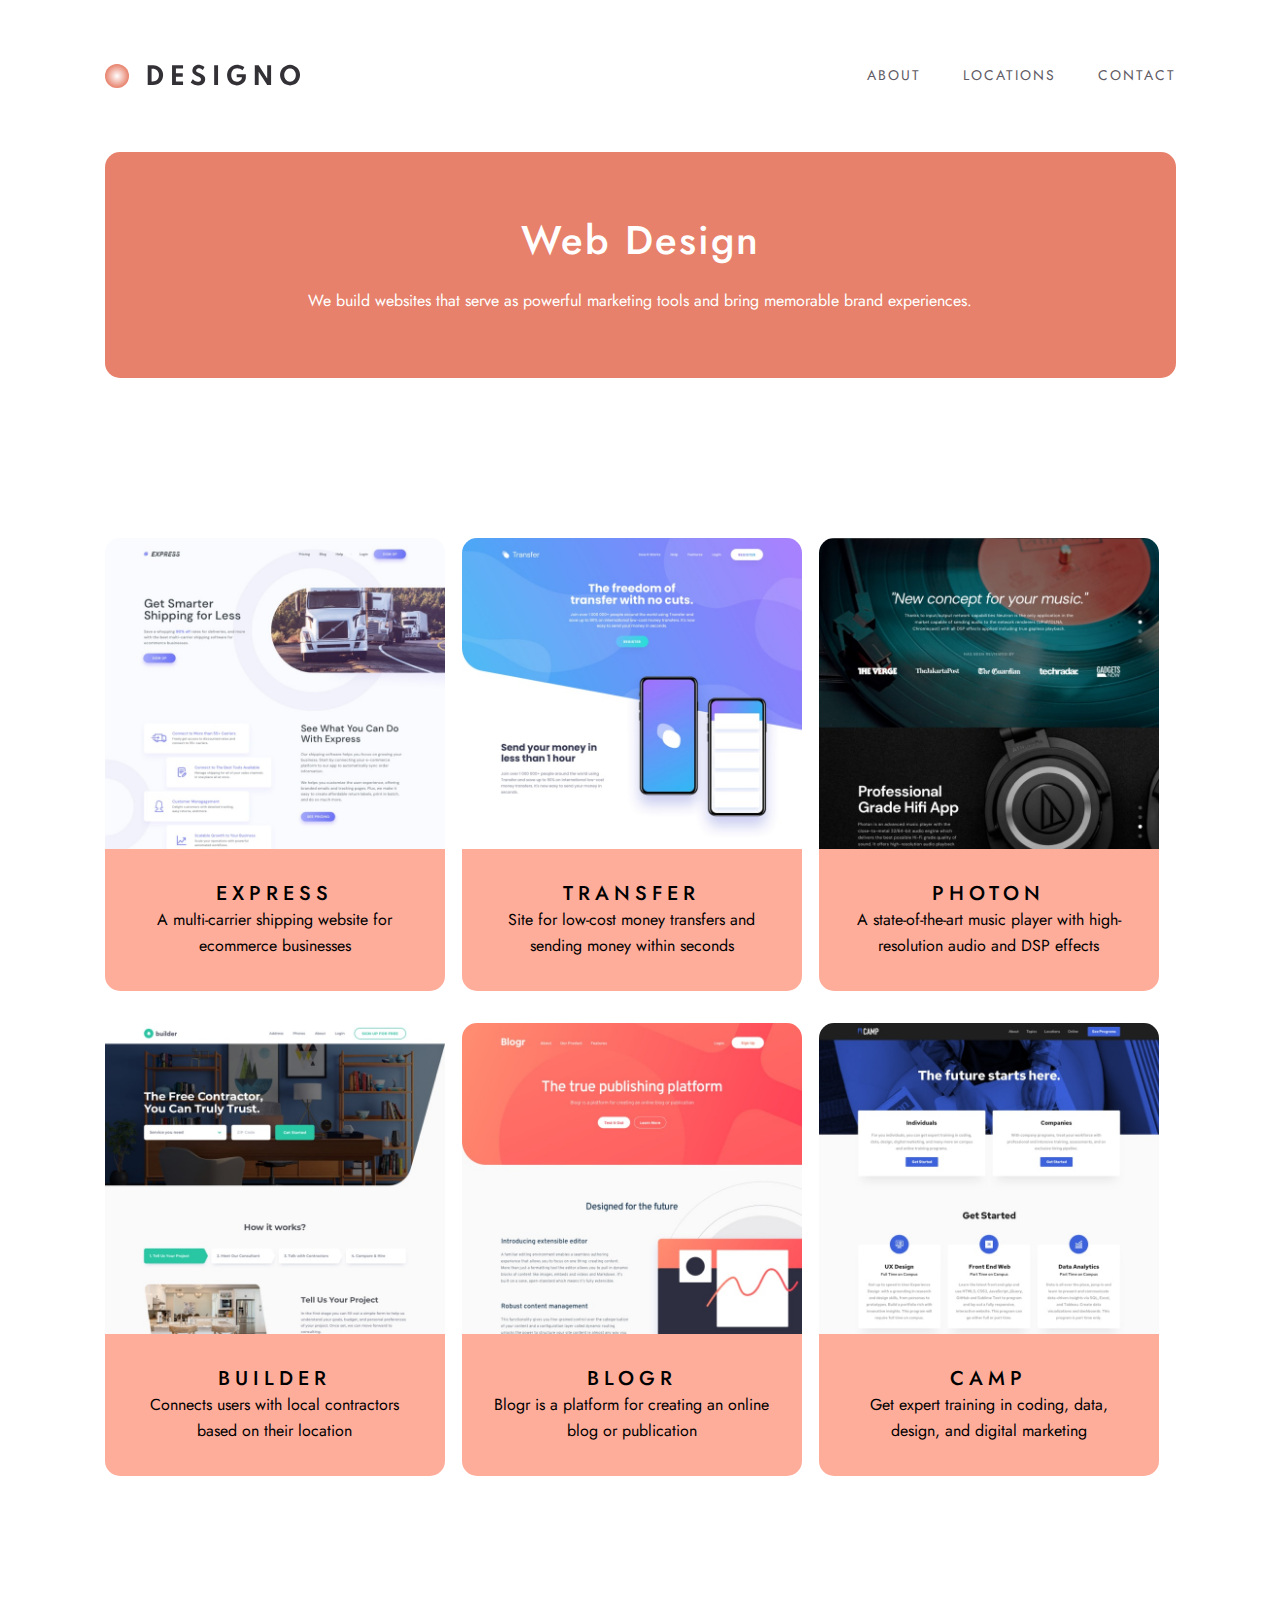
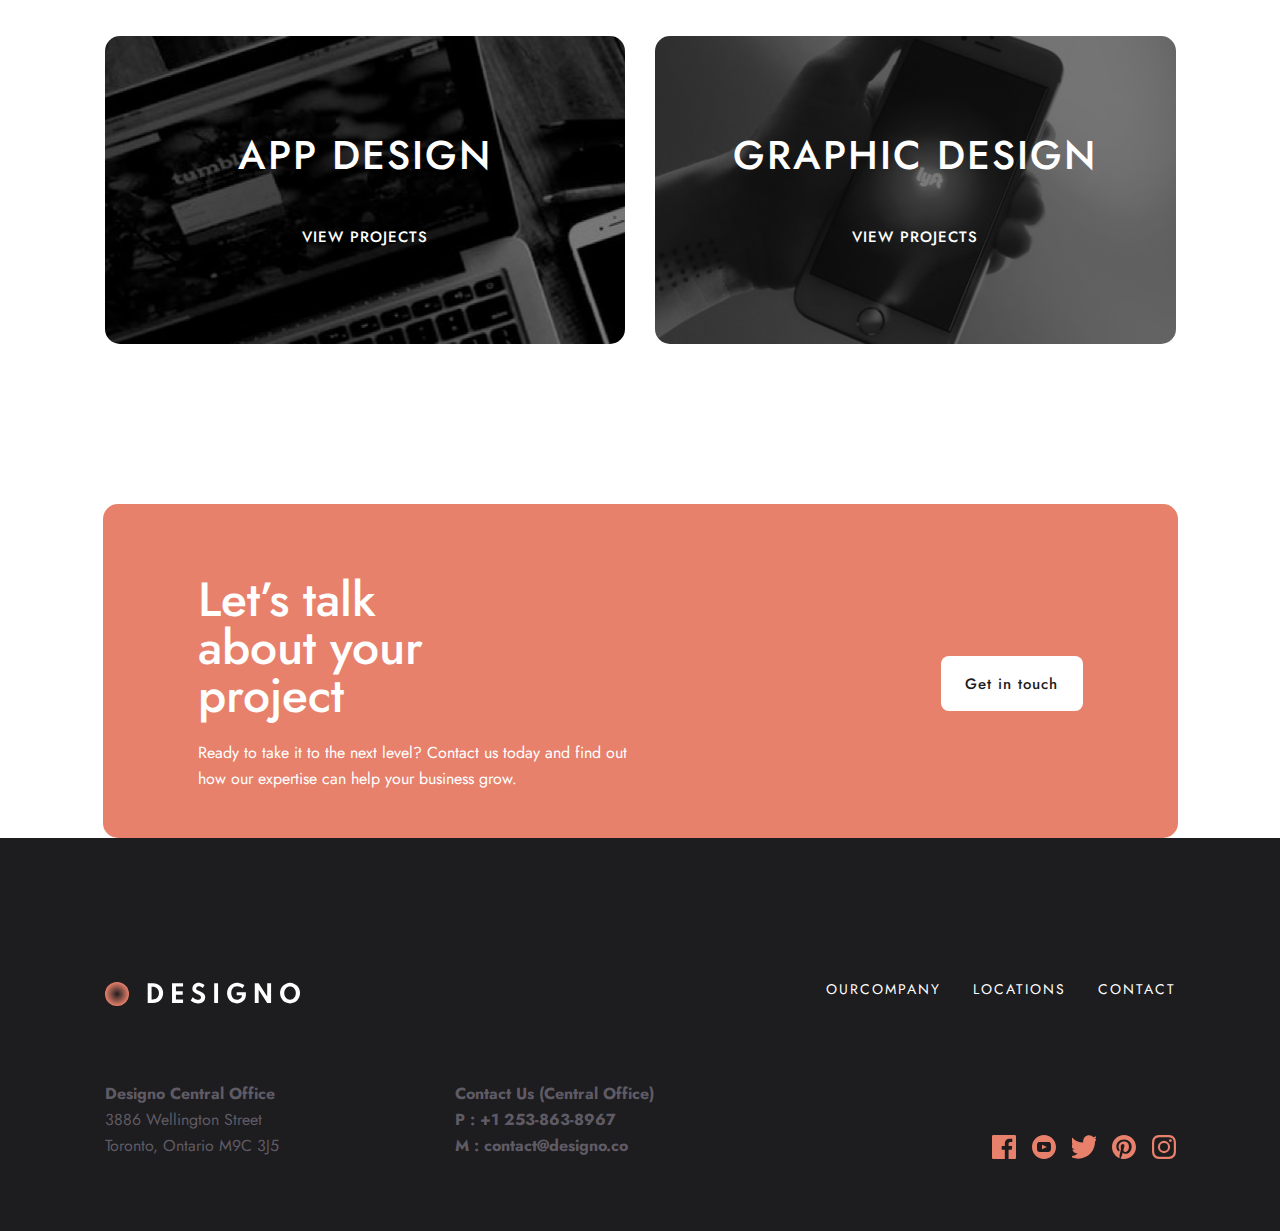
<file: pages-html/web-design.html>
<!DOCTYPE html>
<html lang="en">
  <head>
    <meta charset="UTF-8" />
    <meta name="viewport" content="width=device-width, initial-scale=1.0" />
    <title>Web Designo</title>
    <link rel="stylesheet" href="../css/style.css" />
  </head>
  <body>
    <!-- HEADER START  -->
    <header class="header">
      <div class="header__container container">
        <a class="header__link" href="../index.html">
          <img
            class="header__logo"
            src="../image/home/desktop/logo.svg"
            alt="logo image"
          />
        </a>
        <nav class="sitenav">
          <ul class="sitenav__list">
            <li class="sitenav__item">
              <a class="sitenav__link" href="./about.html">ABOUT</a>
            </li>
            <li class="sitenav__item">
              <a class="sitenav__link" href="./location.html">LOCATIONS</a>
            </li>
            <li class="sitenav__item">
              <a class="sitenav__link" href="#">CONTACT</a>
            </li>
          </ul>
        </nav>
      </div>
    </header>
    <!-- HEADER end  -->

    <!-- MAIN START  -->

    <!-- SECTION 1 START  -->
    <section class="serve container">
      <div class="serve_container">
        <h1 class="serve__title">Web Design</h1>
        <p class="serve__text">
          We build websites that serve as powerful marketing tools and bring
          memorable brand experiences.
        </p>
      </div>
    </section>
    <!-- SECTION 1 END   -->
    <!-- SECTION 2 START   -->
    <section class="express container">
      <div class="express__wrapper">
        <img
          class="express__image"
          src="../image/web-design/desktop/image-express.jpg"
          alt=" Exspress image"
        />
        <div class="express__content">
          <h3 class="express__title">EXPRESS</h3>
          <p class="express__text">
            A multi-carrier shipping website for ecommerce businesses
          </p>
        </div>
      </div>
      <div class="express__wrapper">
        <img
          class="express__image"
          src="../image/web-design/desktop/image-transfer.jpg"
          alt="Transfer image"
        />
        <div class="express__content">
          <h3 class="express__title">TRANSFER</h3>
          <p class="express__text">
            Site for low-cost money transfers and sending money within seconds
          </p>
        </div>
      </div>
      <div class="express__wrapper">
        <img
          class="express__image"
          src="../image/web-design/desktop/image-photon.jpg"
          alt="Photon iage"
        />
        <div class="express__content">
          <h3 class="express__title">PHOTON</h3>
          <p class="express__text">
            A state-of-the-art music player with high-resolution audio and DSP
            effects
          </p>
        </div>
      </div>
      <div class="express__wrapper">
        <img
          class="express__image"
          src="../image/web-design/desktop/image-builder.jpg"
          alt="BUILDER image"
        />
        <div class="express__content">
          <h3 class="express__title">BUILDER</h3>
          <p class="express__text">
            Connects users with local contractors based on their location
          </p>
        </div>
      </div>
      <div class="express__wrapper">
        <img
          class="express__image"
          src="../image/web-design/desktop/image-blogr.jpg"
          alt="Blog image"
        />
        <div class="express__content">
          <h3 class="express__title">BLOGR</h3>
          <p class="express__text">
            Blogr is a platform for creating an online blog or publication
          </p>
        </div>
      </div>
      <div class="express__wrapper">
        <img
          class="express__image"
          src="../image/web-design/desktop/image-camp.jpg"
          alt="CAMP image"
        />
        <div class="express__content">
          <h3 class="express__title">CAMP</h3>
          <p class="express__text">
            Get expert training in coding, data, design, and digital marketing
          </p>
        </div>
      </div>
    </section>
    <!-- sectio  -->
    <section class="projects">
      <div class="project__container container">
        <a class="projects__link" href="./app-designo.html">
          <h2 class="projects__title">APP DESIGN</h2>
          <p class="projects__text">VIEW PROJECTS</p>
        </a>

        <a class="projects__link" href="./graphic-decc.html">
          <h2 class="projects__title">GRAPHIC DESIGN</h2>
          <p class="projects__text">VIEW PROJECTS</p>
        </a>
      </div>
    </section>
    <!-- SECTION 2 END   -->

    <!-- MAIN START  -->

    <!-- FOOTER START  -->
    <footer class="footer">
      <div class="footer__about-container container">
        <div class="about__wrapper">
          <h2 class="about__title">Let’s talk about your project</h2>
          <p class="about__text">
            Ready to take it to the next level? Contact us today and find out
            how our expertise can help your business grow.
          </p>
        </div>
        <a class="btn footer-btn" href="#">Get in touch</a>
      </div>
      <div class="footer__nav">
        <div class="footer__designo-container container">
          <div class="footer__designo__wrapper">
            <a class="designo__link" href="../pages-html/web-design.html">
              <img
                class="designo__logo"
                src="../image/home/desktop/footer-logo.svg"
                alt="logo image"
              />
            </a>
            <nav class="footernav">
              <ul class="footernav__list">
                <li class="sitenav__item">
                  <a class="footernav__link" href="./about.html">OURCOMPANY</a>
                </li>
                <li class="footernav__item">
                  <a class="footernav__link" href="./location.html"
                    >LOCATIONS</a
                  >
                </li>
                <li class="footernav__item">
                  <a class="footernav__link" href="#">CONTACT</a>
                </li>
              </ul>
            </nav>
          </div>
          <div class="offis__content">
            <h3 class="offis__content__text">
              <strong class="offis__content__strong"
                >Designo Central Office</strong
              >
              <br />
              3886 Wellington Street <br />
              Toronto, Ontario M9C 3J5
            </h3>
            <h3 class="offis__content__title">
              Contact Us (Central Office) <br />
              <span
                ><a class="offis__content__link" href="tel:+12538638967"
                  >P : +1 253-863-8967</a
                ></span
              >
              <br />

              <span
                ><a class="offis__content__link" href=""
                  >M : contact@designo.co</a
                ></span
              >
            </h3>
            <ul class="offis__content__list">
              <li class="offis__content__item">
                <a class="offis__content__item-link" href="#"
                  ><img
                    class="offis__content__image"
                    src="../image/shared/desktop/icon-facebook.svg"
                    alt=" Fasebook image"
                    width="24"
                    height="24"
                /></a>
              </li>
              <li class="offis__content__item">
                <a class="offis__content__item-link" href="#"
                  ><img
                    class="offis__content__image"
                    src="../image/shared/desktop/icon-youtube.svg"
                    alt="Yotube image"
                    width="24"
                    height="24"
                /></a>
              </li>
              <li class="offis__content__item">
                <a class="offis__content__item-link" href="#"
                  ><img
                    class="offis__content__image"
                    src="../image/shared/desktop/icon-twitter.svg"
                    alt="Twitter image"
                    width="24"
                    height="24"
                /></a>
              </li>
              <li class="offis__content__item">
                <a class="offis__content__item-link" href="#"
                  ><img
                    class="offis__content__image"
                    src="../image/shared/desktop/icon-pinterest.svg"
                    alt="Pinterest image"
                    width="24"
                    height="24"
                /></a>
              </li>
              <li class="offis__content__item">
                <a class="offis__content__item-link" href="#"
                  ><img
                    class="offis__content__image"
                    src="../image/shared/desktop/icon-instagram.svg"
                    alt="Instagram image"
                    width="24"
                    height="24"
                /></a>
              </li>
            </ul>
          </div>
        </div>
      </div>
    </footer>
    <!-- FOOTER END  -->
  </body>
</html>
</file>
<file: css/style.css>
*,
*::after,
*::before {
  margin: 0;
  padding: 0;
  box-sizing: border-box;
}

*:focus {
  outline: 2px dotted red; /* you will change it */
  outline-offset: 4px;
}

html {
  height: 100%;
  font-size: 62.5%;
  scroll-behavior: smooth;
}

ul,
ol {
  list-style: none;
}

a {
  display: inline-block;
  text-decoration: none;
}

img {
  -o-object-fit: cover;
     object-fit: cover;
  display: flex;
}

body {
  display: flex;
  flex-direction: column;
  height: 100%;
  font-family: "Jost", sans-serif;
}

main {
  flex-grow: 1;
}

.container {
  width: 100%;
  max-width: 1171px; /* you need change it  */
  margin-left: auto;
  margin-right: auto;
  padding-left: 50px;
  padding-right: 50px;
}

@media screen and (max-width: 768px) {
  .container {
    padding-left: 3rem;
    padding-right: 3rem;
  }
}
@media screen and (max-width: 400px) {
  .container {
    padding-left: 1rem;
    padding-right: 1rem;
  }
}
/* jost-regular - latin */
@font-face {
  font-display: swap; /* Check https://developer.mozilla.org/en-US/docs/Web/CSS/@font-face/font-display for other options. */
  font-family: "Jost";
  font-style: normal;
  font-weight: 400;
  src: url("../fonts/jost-v18-latin-regular.woff2") format("woff2"); /* Chrome 36+, Opera 23+, Firefox 39+, Safari 12+, iOS 10+ */
}
/* jost-500 - latin */
@font-face {
  font-display: swap; /* Check https://developer.mozilla.org/en-US/docs/Web/CSS/@font-face/font-display for other options. */
  font-family: "Jost";
  font-style: normal;
  font-weight: 500;
  src: url("../fonts/jost-v18-latin-500.woff2") format("woff2"); /* Chrome 36+, Opera 23+, Firefox 39+, Safari 12+, iOS 10+ */
}
/* jost-700 - latin */
@font-face {
  font-display: swap; /* Check https://developer.mozilla.org/en-US/docs/Web/CSS/@font-face/font-display for other options. */
  font-family: "Jost";
  font-style: normal;
  font-weight: 700;
  src: url("../fonts/jost-v18-latin-700.woff2") format("woff2"); /* Chrome 36+, Opera 23+, Firefox 39+, Safari 12+, iOS 10+ */
}
.footer__about-container {
  width: 100%;
  max-width: 1075px;
  background-color: #e7816b;
  padding: 7.2rem 9.5rem 4.6rem 9.5rem;
  display: flex;
  justify-content: space-between;
  align-items: center;
  color: #ffffff;
  border-radius: 1.5rem;
}

.about__title {
  font-size: 40px;
  line-height: 40px;
  font-weight: 500;
  letter-spacing: normal;
  width: 100%;
  max-width: 268px;
  padding-bottom: 2rem;
}

.about__text {
  font-size: 16px;
  line-height: 26px;
  font-weight: normal;
  letter-spacing: normal;
  width: 100%;
  max-width: 459px;
}

@media screen and (max-width: 768px) {
  .footer__about-container {
    flex-direction: column;
    text-align: center;
  }
  .footer-btn {
    margin-top: 3.2rem;
  }
  .about__title {
    margin-right: auto;
    margin-left: auto;
  }
}
.footer__nav {
  background-color: rgb(29, 28, 30);
}

.footer__designo__wrapper {
  padding-top: 14.4rem;
  padding-bottom: 7.2rem;
  display: flex;
  justify-content: space-between;
}

.designo__logo {
  width: 100%;
  max-width: 202px;
}

.footernav__list {
  display: flex;
  gap: 3.2rem;
  align-items: center;
}

.footernav__link {
  color: #ffffff;
  font-size: 14px;
  line-height: 14px;
  font-weight: 400;
  letter-spacing: 2px;
}

.offis__content {
  display: flex;
}

.offis__content__text {
  font-size: 16px;
  line-height: 26px;
  font-weight: normal;
  letter-spacing: normal;
  font-weight: 400;
  color: rgb(95, 91, 101);
  width: 100%;
  max-width: 350px;
  margin-bottom: 7.2rem;
}

.offis__content__title {
  color: rgb(95, 91, 101);
  font-size: 16px;
  line-height: 26px;
  font-weight: normal;
  letter-spacing: normal;
  font-weight: 700;
  margin-right: auto;
}

.offis__content__link {
  color: rgb(95, 91, 101);
}

.offis__content__list {
  display: flex;
  margin-top: 5.4rem;
  gap: 1.6rem;
}

@media screen and (max-width: 768px) {
  .designo__logo {
    margin-right: auto;
    margin-left: auto;
    margin-bottom: 6.5rem;
  }
}
@media screen and (max-width: 400px) {
  .footer__designo__wrapper {
    flex-direction: column;
  }
  .footernav__list {
    flex-direction: column;
  }
  .offis__content {
    flex-direction: column;
    padding-bottom: 6.4rem;
    text-align: center;
  }
  .offis__content__list {
    margin-right: auto;
    margin-left: auto;
  }
  .offis__content__title {
    margin-right: auto;
    margin-left: auto;
  }
}
.header {
  padding-top: 6.4rem;
  padding-bottom: 6.4rem;
}

.header__container {
  display: flex;
  justify-content: space-between;
  align-items: center;
}

.header__logo {
  width: 100%;
  max-width: 202px;
}

.sitenav__list {
  display: flex;
  gap: 4.2rem;
}

.sitenav__link {
  font-size: 14px;
  line-height: 14px;
  font-weight: 400;
  letter-spacing: 2px;
  color: rgb(95, 91, 101);
}

.sitenav__link:active {
  text-decoration: underline;
}

@media screen and (max-width: 768px) {
  .sitenav__list {
    gap: 3.2rem;
  }
}
.about {
  padding-bottom: 16rem;
}

.about__container {
  width: 100%;
  max-width: 1075px;
  background-color: #e7816b;
  border-radius: 1.5rem;
  display: flex;
  justify-content: space-between;
  align-items: center;
  color: #ffffff;
}

.about__content {
  padding: 13.5rem 0 13.5rem 9.5rem;
}

.about__title {
  font-size: 48px;
  line-height: 48px;
  font-weight: 500;
  letter-spacing: normal;
}

.about__text {
  font-size: 16px;
  line-height: 26px;
  font-weight: normal;
  letter-spacing: normal;
}

.about__image {
  height: auto;
  width: 100%;
  max-width: 476px;
  border-radius: 0 1.5rem 1.5rem 0;
}

@media screen and (max-width: 768px) {
  .about__container {
    flex-direction: column-reverse;
  }
  .about__image {
    width: 100%;
    max-width: 689px;
    border-radius: 1.5rem 1.5rem 0 0;
  }
  .about__content {
    padding: 6.4rem 5.8rem;
    text-align: center;
  }
}
@media screen and (max-width: 400px) {
  .about {
    background-color: #e7816b;
  }
  .about__content {
    padding: 8rem 2.4rem;
    text-align: center;
  }
}
.world__container {
  width: 100%;
  max-width: 1075px;
  background-color: #fdf3f0;
  border-radius: 1.5rem;
  display: flex;
  align-items: center;
  color: #ffffff;
}

.world__image {
  width: 100%;
  max-width: 476px;
  border-radius: 1.5rem 0 0 1.5rem;
  height: auto;
}

.world__contenr {
  padding: 13rem 9.6rem 13rem 9.4rem;
}

.world__title {
  width: 100%;
  max-width: 44.5rem;
  font-size: 40px;
  line-height: 48px;
  font-weight: 500;
  letter-spacing: 2px;
  padding-bottom: 2.4rem;
  color: #e7816b;
}

.world__text {
  width: 100%;
  max-width: 44.5rem;
  color: rgb(29, 28, 30);
  font-size: 16px;
  line-height: 26px;
  font-weight: normal;
  letter-spacing: normal;
}

@media screen and (max-width: 768px) {
  .world__container {
    flex-direction: column;
    text-align: center;
  }
  .world__image {
    width: 100%;
    max-width: 689px;
    border-radius: 1.5rem 1.5rem 0 0;
  }
}
@media screen and (max-width: 400px) {
  .world {
    background-color: #fdf3f0;
  }
  .world__contenr {
    padding: 8rem 2.4rem 8rem 2.4rem;
    text-align: center;
  }
  .world__image {
    width: 100%;
    max-width: 375px;
    border-radius: 0;
  }
}
.state {
  padding-top: 16rem;
  padding-bottom: 16rem;
}

.state__list {
  height: 36.4rem;
  display: grid;
  grid-template-columns: repeat(3, 1fr);
  -moz-column-gap: 3rem;
       column-gap: 3rem;
  row-gap: 2.4rem;
  grid-template-areas: "PASSIONATE RESOURCEFUL FRIENDLY";
  padding-bottom: 16rem;
}

.state__item:nth-child(1) {
  grid-area: PASSIONATE;
}

.state__item:nth-child(1) {
  grid-area: RESOURCEFUL;
}

.state__item:nth-child(1) {
  grid-area: FRIENDLY;
}

.state__item {
  text-align: center;
  background-image: url("../../image/home/desktop/Oval.svg");
  background-repeat: no-repeat;
  background-position: top;
  -o-object-fit: cover;
     object-fit: cover;
}

.state__image {
  margin-left: auto;
  margin-right: auto;
  margin-bottom: 4.8rem;
}

.state__title {
  font-size: 20px;
  line-height: 26px;
  font-weight: 500;
  letter-spacing: 5px;
  padding-bottom: 1.6rem;
  text-align: center;
}

.satate__link {
  margin-top: 3.2rem;
  margin-right: auto;
  margin-left: auto;
  padding: 1.8rem 2.5rem 1.6rem 2.4rem;
  background-color: #e7816b;
  color: #ffffff;
  border-radius: 8px;
  font-size: 15px;
  line-height: 21.5px;
  font-weight: 500;
  letter-spacing: 1px;
}

.satate__link:active {
  background-color: #ffad9b;
  color: #ffffff;
}

@media screen and (max-width: 768px) {
  .state__list {
    margin-right: auto;
    margin-left: auto;
    width: 100%;
    max-width: 375px;
    height: auto;
    padding-bottom: 6.7rem;
    grid-template-columns: 1fr;
    grid-template-areas: "PASSIONATE" " RESOURCEFUL" " FRIENDLY";
  }
  .state__item {
    align-items: center;
    gap: 4.8rem;
    text-align: start;
    background-position: top;
  }
  .satate__link {
    margin-left: 10rem;
  }
}
@media screen and (max-width: 400px) {
  .state__item {
    text-align: center;
    background-position: top;
  }
  .satate__link {
    margin-left: 3rem;
  }
  .research__list {
    padding-bottom: 12rem;
  }
}
.technology {
  padding-bottom: 16rem;
}

.technology__container {
  width: 100%;
  max-width: 1075px;
  display: flex;
  align-items: center;
  background-color: #fdf3f0;
  justify-content: space-between;
  color: rgb(29, 28, 30);
}

.technology__content {
  padding: 13rem 0 13rem 9.5rem;
  width: 100%;
  max-width: 44.5rem;
}

.technology__title {
  font-size: 40px;
  line-height: 48px;
  font-weight: 500;
  letter-spacing: 2px;
  padding-bottom: 2.4rem;
  color: #e7816b;
}

.technology__text {
  font-size: 16px;
  line-height: 26px;
  font-weight: normal;
  letter-spacing: normal;
}

.technology__image {
  height: auto;
  width: 100%;
  max-width: 476px;
  border-radius: 0 1.5rem 1.5rem 0;
}

@media screen and (max-width: 768px) {
  .technology__container {
    flex-direction: column-reverse;
  }
  .technology__image {
    width: 100%;
    max-width: 689px;
    border-radius: 1.5rem 1.5rem 0 0;
  }
  .technology__content {
    padding: 6.4rem 5.8rem;
    text-align: center;
  }
}
@media screen and (max-width: 400px) {
  .technology {
    background-color: #fdf3f0;
  }
  .technology__content {
    padding: 8rem 2.4rem;
    text-align: center;
  }
}
.branding {
  margin-bottom: 16rem;
}

.branding__container {
  width: 100%;
  max-width: 1075px;
  border-radius: 1.5rem;
  padding-left: 9.5rem;
  padding-right: 9.72rem;
  background-color: #e7816b;
  display: flex;
  justify-content: space-between;
  color: #ffffff;
}

.branding__title {
  width: 100%;
  max-width: 54rem;
  padding-top: 14.5rem;
  padding-bottom: 1.1rem;
  font-size: 48px;
  line-height: 48px;
  font-weight: 500;
  letter-spacing: normal;
}

.branding__text {
  width: 100%;
  max-width: 44.5rem;
  font-size: 16px;
  line-height: 26px;
  font-weight: normal;
  letter-spacing: normal;
  padding-bottom: 4rem;
}

.branding__link {
  margin-bottom: 14.5rem;
}

.btn {
  padding: 1.8rem 2.5rem 1.6rem 2.4rem;
  background-color: #ffffff;
  color: rgb(29, 28, 30);
  border-radius: 8px;
  font-size: 15px;
  line-height: 21.5px;
  font-weight: 500;
  letter-spacing: 1px;
}

.btn:active {
  background-color: #ffad9b;
  color: #ffffff;
}

.branding__image {
  width: 284px;
  height: 573;
  padding-bottom: -100px;
}

@media screen and (max-width: 768px) {
  .branding__container {
    padding: 6rem 5.8rem 0 5.8rem;
    flex-direction: column;
    text-align: center;
    justify-content: center;
  }
  .branding__content {
    margin-left: auto;
    margin-right: auto;
  }
  .branding__link {
    margin-bottom: 7rem;
  }
  .branding__title {
    padding-top: 0;
  }
  .branding__text {
    margin-right: auto;
    margin-left: auto;
  }
  .branding__image {
    margin-right: auto;
    width: 100%;
    margin-left: auto;
    margin-top: -150px;
    margin-bottom: -150px;
  }
}
@media screen and (max-width: 400px) {
  .branding__container {
    padding: 8 5.8rem 0 5.8rem;
    flex-direction: column;
    text-align: center;
    justify-content: center;
  }
  .branding__content {
    margin-left: auto;
    margin-right: auto;
  }
  .branding__link {
    margin-bottom: 7rem;
  }
  .branding__text {
    margin-right: auto;
    margin-left: auto;
  }
  .branding__image {
    margin-right: auto;
    margin-left: auto;
    margin-top: -130px;
    margin-bottom: -150px;
  }
}
.projects {
  padding-bottom: 16rem;
}

.projects__container {
  height: 64rem;
  display: grid;
  grid-template-columns: repeat(2, 1fr);
  -moz-column-gap: 3rem;
       column-gap: 3rem;
  row-gap: 2.4rem;
  grid-template-areas: "wepd appd" "wepd graphid";
}

.projects__link:nth-child(1) {
  grid-area: wepd;
  background-image: linear-gradient(rgba(0, 0, 0, 0.5), rgba(0, 0, 0, 0.5)), url("../../image/home/desktop/image-web-design-large.jpg");
}
.projects__link:nth-child(1):active {
  background-image: linear-gradient(rgba(231, 129, 107, 0.5), rgba(231, 129, 107, 0.5)), url("../../image/home/desktop/image-web-design-large.jpg");
}

.projects__link:nth-child(2) {
  grid-area: appd;
  background-image: linear-gradient(rgba(0, 0, 0, 0.5), rgba(0, 0, 0, 0.5)), url("../../image/home/desktop/image-app-design.jpg");
}
.projects__link:nth-child(2):active {
  background-image: linear-gradient(rgba(231, 129, 107, 0.5), rgba(231, 129, 107, 0.5)), url("../../image/home/desktop/image-app-design.jpg");
}

.projects__link:nth-child(3) {
  grid-area: graphid;
  background-image: linear-gradient(rgba(0, 0, 0, 0.5), rgba(0, 0, 0, 0.5)), url("../../image/home/desktop/image-graphic-design.jpg");
}
.projects__link:nth-child(3):active {
  background-image: linear-gradient(rgba(231, 129, 107, 0.5), rgba(231, 129, 107, 0.5)), url("../../image/home/desktop/image-graphic-design.jpg");
}

.projects__link {
  text-align: center;
  display: flex;
  flex-direction: column;
  align-items: center;
  justify-content: center;
  color: #ffffff;
  gap: 2.4rem;
  border-radius: 1.5rem;
}

.projects__title {
  font-size: 40px;
  line-height: 48px;
  font-weight: 500;
  letter-spacing: 2px;
  padding-bottom: 2.4rem;
}

.projects__text {
  font-size: 15px;
  line-height: 21.5px;
  font-weight: 500;
  letter-spacing: 1px;
}

@media screen and (max-width: 768px) {
  .projects__container {
    height: auto;
    grid-template-columns: 1fr;
    grid-template-areas: "wepd " "appd" " graphid";
  }
  .projects__link {
    height: auto;
    padding: 5.3rem 0;
    width: 100% s;
  }
}
.research__container {
  padding-bottom: 16rem;
}

.research__list {
  height: 41.2rem;
  display: grid;
  grid-template-columns: repeat(3, 1fr);
  -moz-column-gap: 3rem;
       column-gap: 3rem;
  row-gap: 2.4rem;
  grid-template-areas: "PASSIONATE RESOURCEFUL FRIENDLY";
  padding-bottom: 16rem;
}

.research__item:nth-child(1) {
  grid-area: PASSIONATE;
}

.research__item:nth-child(1) {
  grid-area: RESOURCEFUL;
}

.research__item:nth-child(1) {
  grid-area: FRIENDLY;
}

.research__item {
  text-align: center;
  background-image: url("../../image/home/desktop/Oval.svg");
  background-repeat: no-repeat;
  background-position: top;
  -o-object-fit: cover;
     object-fit: cover;
}

.research__image {
  margin-left: auto;
  margin-right: auto;
  margin-bottom: 4.8rem;
}

.research__title {
  font-size: 20px;
  line-height: 26px;
  font-weight: 500;
  letter-spacing: 5px;
  padding-bottom: 1.6rem;
}

.research__text {
  font-size: 16px;
  line-height: 26px;
  font-weight: normal;
  letter-spacing: normal;
}

@media screen and (max-width: 768px) {
  .research__list {
    height: auto;
    padding-bottom: 6.7rem;
    grid-template-columns: 1fr;
    grid-template-areas: "PASSIONATE" " RESOURCEFUL" " FRIENDLY";
  }
  .research__item {
    display: flex;
    align-items: center;
    gap: 4.8rem;
    text-align: start;
    background-position: left;
  }
  .research__content {
    width: 100%;
    max-width: 438px;
  }
}
@media screen and (max-width: 400px) {
  .research__item {
    flex-direction: column;
    text-align: center;
    background-position: top;
  }
  .research__list {
    padding-bottom: 12rem;
  }
}
.serve {
  margin-bottom: 16rem;
}

.serve_container {
  width: 100%;
  max-width: 1075px;
  background-color: #e7816b;
  text-align: center;
  color: #ffffff;
  border-radius: 1.5rem;
}

.serve__title {
  font-size: 40px;
  line-height: 48px;
  font-weight: 500;
  letter-spacing: 2px;
  padding-top: 6.4rem;
  padding-bottom: 2.4rem;
}

.serve__text {
  font-size: 16px;
  line-height: 26px;
  font-weight: normal;
  letter-spacing: normal;
  padding-bottom: 6.4rem;
}

@media screen and (max-width: 768px) {
  .serve_container {
    width: 100%;
  }
}
.express {
  display: grid;
  grid-template-columns: repeat(auto-fit, minmax(34rem, 1fr));
  row-gap: 3.2rem;
  align-items: center;
  margin-bottom: 16rem;
}

.express__image {
  width: 100%;
  max-width: 340px;
  height: auto;
  border-radius: 1.5rem 1.5rem 0 0;
}

.express__content {
  background-color: #ffad9b;
  width: 100%;
  max-width: 340px;
  border-radius: 0 0 1.5rem 1.5rem;
  padding: 3.2rem;
  text-align: center;
}

.express__title {
  font-size: 20px;
  line-height: 26px;
  font-weight: 500;
  letter-spacing: 5px;
}

.express__text {
  width: 100%;
  max-width: 286px;
  font-size: 16px;
  line-height: 26px;
  font-weight: normal;
  letter-spacing: normal;
}

@media screen and (max-width: 768px) {
  .express {
    grid-template-columns: 1fr;
  }
  .express__wrapper {
    display: flex;
    align-items: center;
    justify-content: center;
  }
  .express__content {
    border-radius: 0 1.5rem 1.5rem 0;
    width: 100%;
    max-width: 689px;
    height: 34.8rem;
  }
  .express__title {
    margin-top: auto;
    padding-bottom: 1.6rem;
  }
  .express__text {
    margin-bottom: auto;
  }
  .express__image {
    height: 34.8rem;
    border-radius: 1.5rem 0 0 1.5rem;
  }
}
@media screen and (max-width: 400px) {
  .sitenav {
    display: none;
  }
  .express__wrapper {
    flex-direction: column;
  }
  .express__content {
    border-radius: 0 0 1.5rem 1.5rem;
    height: auto;
  }
  .express__image {
    border-radius: 1.5rem 1.5rem 0 0;
  }
  .express__text {
    padding-bottom: 3.2rem;
    margin-bottom: 0;
  }
}
.project__container {
  height: 30.8rem;
  display: grid;
  grid-template-columns: repeat(2, 1fr);
  -moz-column-gap: 3rem;
       column-gap: 3rem;
  row-gap: 2.4rem;
  grid-template-areas: "wepd appd";
}

@media screen and (max-width: 768px) {
  .project__container {
    height: auto;
    grid-template-columns: 1fr;
    grid-template-areas: "wepd " "appd" " graphid";
  }
}
.appdesigno {
  margin-bottom: 16rem;
}

.appdesigno__container {
  width: 100%;
  max-width: 1075px;
  background-color: #e7816b;
  text-align: center;
  color: #ffffff;
  border-radius: 1.5rem;
}

.appdesigno__title {
  font-size: 48px;
  line-height: 48px;
  font-weight: 500;
  letter-spacing: normal;
  padding-top: 6.4rem;
  padding-bottom: 1.6rem;
}

.appdesigno__text {
  font-size: 16px;
  line-height: 26px;
  font-weight: normal;
  letter-spacing: normal;
  padding-bottom: 6.4rem;
  width: 100%;
  max-width: 1075px;
}

.eyecam {
  display: grid;
  grid-template-columns: repeat(auto-fit, minmax(34rem, 1fr));
  row-gap: 3.2rem;
  -moz-column-gap: 2rem;
       column-gap: 2rem;
  align-items: center;
  margin-bottom: 16rem;
}

.eyecam__image {
  width: 100%;
  max-width: 340px;
  height: auto;
  border-radius: 1.5rem 1.5rem 0 0;
}

.eyecam__content {
  background-color: #ffad9b;
  width: 100%;
  max-width: 340px;
  border-radius: 0 0 1.5rem 1.5rem;
  padding: 3.2rem;
  text-align: center;
}

.eyecam__title {
  font-size: 20px;
  line-height: 26px;
  font-weight: 500;
  letter-spacing: 5px;
  padding-bottom: 1.6rem;
}

.eyecam__text {
  width: 100%;
  max-width: 286px;
  font-size: 16px;
  line-height: 26px;
  font-weight: normal;
  letter-spacing: normal;
}

@media screen and (max-width: 768px) {
  .eyecam {
    grid-template-columns: 1fr;
  }
  .eyecam__wrapper {
    display: flex;
    align-items: center;
    justify-content: center;
  }
  .eyecam__content {
    border-radius: 0 1.5rem 1.5rem 0;
    width: 100%;
    max-width: 689px;
    height: 34.8rem;
    padding-bottom: 10rem;
    padding-top: 1.6rem;
  }
  .eyecam__image {
    height: 34.8rem;
    border-radius: 1.5rem 0 0 1.5rem;
  }
}
@media screen and (max-width: 400px) {
  .sitenav {
    display: none;
  }
  .eyecam__wrapper {
    flex-direction: column;
  }
  .eyecam__content {
    border-radius: 0 0 1.5rem 1.5rem;
    height: auto;
  }
  .eyecam__image {
    width: 100;
    max-width: 33.9rem;
    border-radius: 1.5rem 1.5rem 0 0;
  }
  .eyecam__text {
    padding-bottom: 3.2rem;
    margin-bottom: 0;
  }
}
.boxed {
  display: grid;
  grid-template-columns: repeat(auto-fit, minmax(34rem, 1fr));
  row-gap: 3.2rem;
  -moz-column-gap: 2rem;
       column-gap: 2rem;
  align-items: center;
  padding-bottom: 16rem;
}

.boxed__image {
  width: 100%;
  max-width: 340px;
  height: auto;
  border-radius: 1.5rem 1.5rem 0 0;
}

.boxed__content {
  background-color: #ffad9b;
  width: 100%;
  max-width: 340px;
  border-radius: 0 0 1.5rem 1.5rem;
  padding: 3.2rem;
  text-align: center;
}

.boxed__title {
  font-size: 20px;
  line-height: 26px;
  font-weight: 500;
  letter-spacing: 5px;
}

.boxed__text {
  width: 100%;
  max-width: 286px;
  font-size: 16px;
  line-height: 26px;
  font-weight: normal;
  letter-spacing: normal;
}

@media screen and (max-width: 768px) {
  .boxed {
    grid-template-columns: 1fr;
  }
  .boxed__wrapper {
    display: flex;
    align-items: center;
    justify-content: center;
  }
  .boxed__content {
    border-radius: 0 1.5rem 1.5rem 0;
    width: 100%;
    max-width: 689px;
    height: 34.8rem;
    padding-bottom: 10rem;
    padding-top: 1.6rem;
  }
  .boxed__image {
    height: 34.8rem;
    border-radius: 1.5rem 0 0 1.5rem;
  }
}
@media screen and (max-width: 400px) {
  .sitenav {
    display: none;
  }
  .boxed__wrapper {
    flex-direction: column;
  }
  .boxed__content {
    border-radius: 0 0 1.5rem 1.5rem;
    height: auto;
  }
  .boxed__image {
    width: 100;
    max-width: 33.9rem;
    border-radius: 1.5rem 1.5rem 0 0;
  }
}
.canada {
  padding-bottom: 3.2rem;
}

.canada__container {
  display: flex;
  justify-content: space-between;
  align-items: center;
  gap: 3rem;
}

.canada__box {
  width: 100%;
  max-width: 730px;
  margin-right: auto;
  background-color: #fdf3f0;
  padding: 8.5rem 9.5rem;
  border-radius: 1.5rem;
  background-image: url("../../image/contact/desktop/bg-pattern-hero-desktop.svg");
  background-repeat: no-repeat;
}

.canada__title {
  font-size: 40px;
  line-height: 48px;
  font-weight: 500;
  letter-spacing: 2px;
  padding-bottom: 2.4rem;
  color: #e7816b;
}

.canada__content {
  display: flex;
}

.canada__text {
  width: 100%;
  max-width: 255px;
  font-size: 16px;
  line-height: 26px;
  font-weight: normal;
  letter-spacing: normal;
}

.canada__content__title {
  font-size: 16px;
  line-height: 26px;
  font-weight: normal;
  letter-spacing: normal;
  font-weight: 700;
}

.canada__image {
  width: 100%;
  max-width: 350px;
  height: 32rem;
  border-radius: 1.5rem;
}

@media screen and (max-width: 768px) {
  .canada__container {
    flex-direction: column-reverse;
    margin-bottom: 12rem;
  }
  .canada__image {
    width: 100%;
    max-width: 670px;
  }
}
@media screen and (max-width: 400px) {
  .canada__container {
    margin-bottom: 0;
  }
  .canada__content {
    flex-direction: column;
  }
  .canada__box {
    padding: 8rem 2.4rem;
    text-align: center;
  }
  .canada__text {
    margin-bottom: 1.6rem;
  }
  .canada__content__title {
    margin-right: auto;
    margin-left: auto;
  }
}
.australia {
  padding-bottom: 3.2rem;
}

.australia__container {
  display: flex;
  align-items: center;
  gap: 3rem;
}

.australia__image {
  width: 100%;
  max-width: 350px;
  height: 32rem;
  border-radius: 1.5rem;
}

.australia__box {
  width: 100%;
  max-width: 730px;
  background-color: #fdf3f0;
  padding: 8.5rem 9.5rem;
  border-radius: 1.5rem;
  margin-bottom: 3rem;
}

.australia__title {
  font-size: 40px;
  line-height: 48px;
  font-weight: 500;
  letter-spacing: 2px;
  padding-bottom: 2.4rem;
  color: #e7816b;
}

.australia__content {
  display: flex;
}

.australia__text {
  width: 100%;
  max-width: 255px;
  font-size: 16px;
  line-height: 26px;
  font-weight: normal;
  letter-spacing: normal;
}

.australia__content__title {
  font-size: 16px;
  line-height: 26px;
  font-weight: normal;
  letter-spacing: normal;
  font-weight: 700;
}

@media screen and (max-width: 768px) {
  .australia__container {
    flex-direction: column;
    margin-bottom: 12rem;
  }
  .australia__image {
    width: 100%;
    max-width: 670px;
  }
}
@media screen and (max-width: 400px) {
  .canada__container {
    margin-bottom: 0;
  }
  .australia__content {
    flex-direction: column;
    margin-bottom: 0;
  }
  .australia__box {
    padding: 8rem 2.4rem;
    text-align: center;
  }
  .australia__text {
    margin-bottom: 1.6rem;
    margin-right: auto;
    margin-left: auto;
  }
  .australia__content__title {
    margin-right: auto;
    margin-left: auto;
  }
}
.kingdom {
  padding-bottom: 3.2rem;
}

.kingdom__container {
  display: flex;
  justify-content: space-between;
  align-items: center;
  gap: 3rem;
  margin-bottom: 10rem;
}

.kingdom__box {
  width: 100%;
  max-width: 730px;
  margin-right: auto;
  background-color: #fdf3f0;
  padding: 8.5rem 9.5rem;
  border-radius: 1.5rem;
  background-image: url("../../image/contact/desktop/bg-pattern-hero-desktop.svg");
  background-repeat: no-repeat;
}

.kingdom__title {
  font-size: 40px;
  line-height: 48px;
  font-weight: 500;
  letter-spacing: 2px;
  padding-bottom: 2.4rem;
  color: #e7816b;
}

.kingdom__content {
  display: flex;
}

.kingdom__text {
  width: 100%;
  max-width: 255px;
  font-size: 16px;
  line-height: 26px;
  font-weight: normal;
  letter-spacing: normal;
}

.kingdom__content__title {
  font-size: 16px;
  line-height: 26px;
  font-weight: normal;
  letter-spacing: normal;
  font-weight: 700;
}

.kingdom__content__link {
  color: rgb(29, 28, 30);
}

.kingdom__image {
  width: 100%;
  max-width: 350px;
  height: 32rem;
  border-radius: 1.5rem;
}

@media screen and (max-width: 768px) {
  .kingdom__container {
    flex-direction: column-reverse;
    margin-bottom: 12rem;
  }
  .kingdom__image {
    width: 100%;
    max-width: 670px;
  }
}
@media screen and (max-width: 400px) {
  .kingdom__container {
    margin-bottom: 12rem;
  }
  .kingdom__content {
    flex-direction: column;
  }
  .kingdom__box {
    padding: 8rem 2.4rem;
    text-align: center;
  }
  .kingdom__text {
    margin-bottom: 1.6rem;
  }
  .kingdom__content__title {
    margin-right: auto;
    margin-left: auto;
  }
}/*# sourceMappingURL=style.css.map */
</file>
